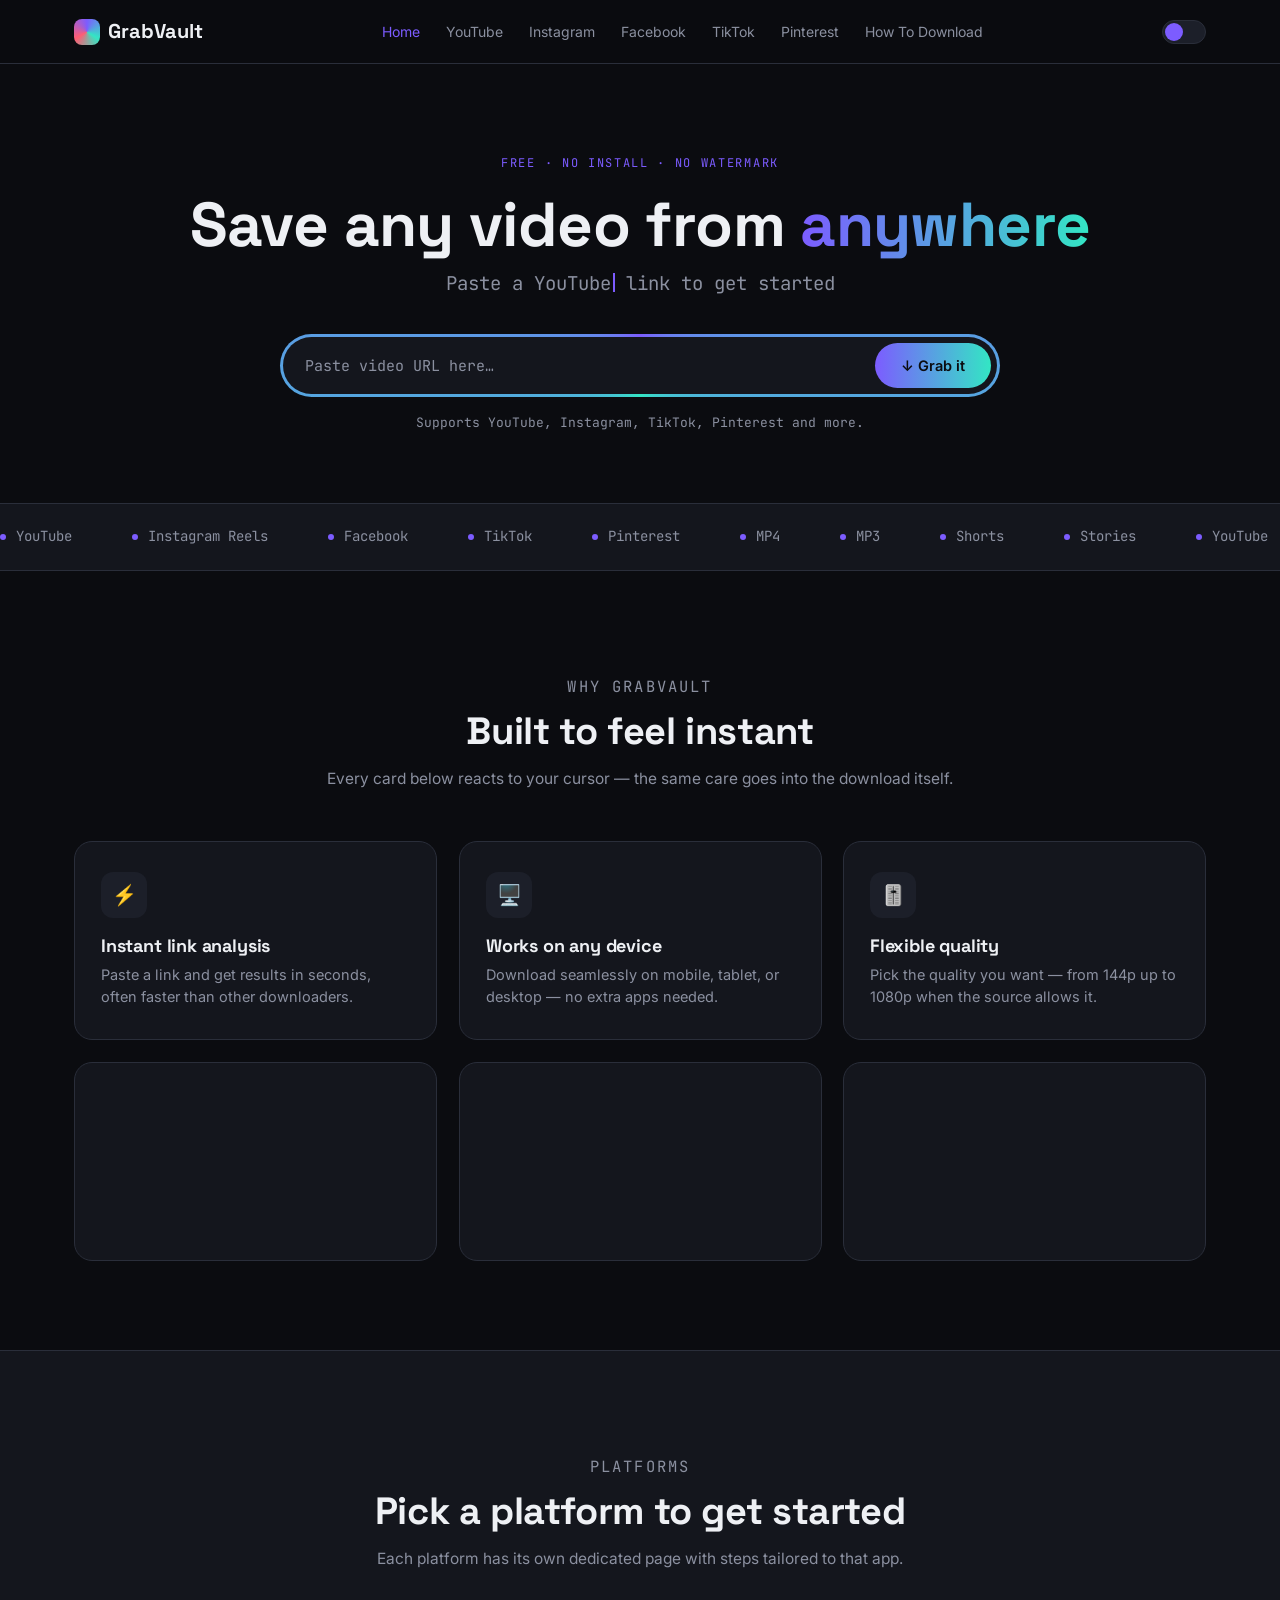
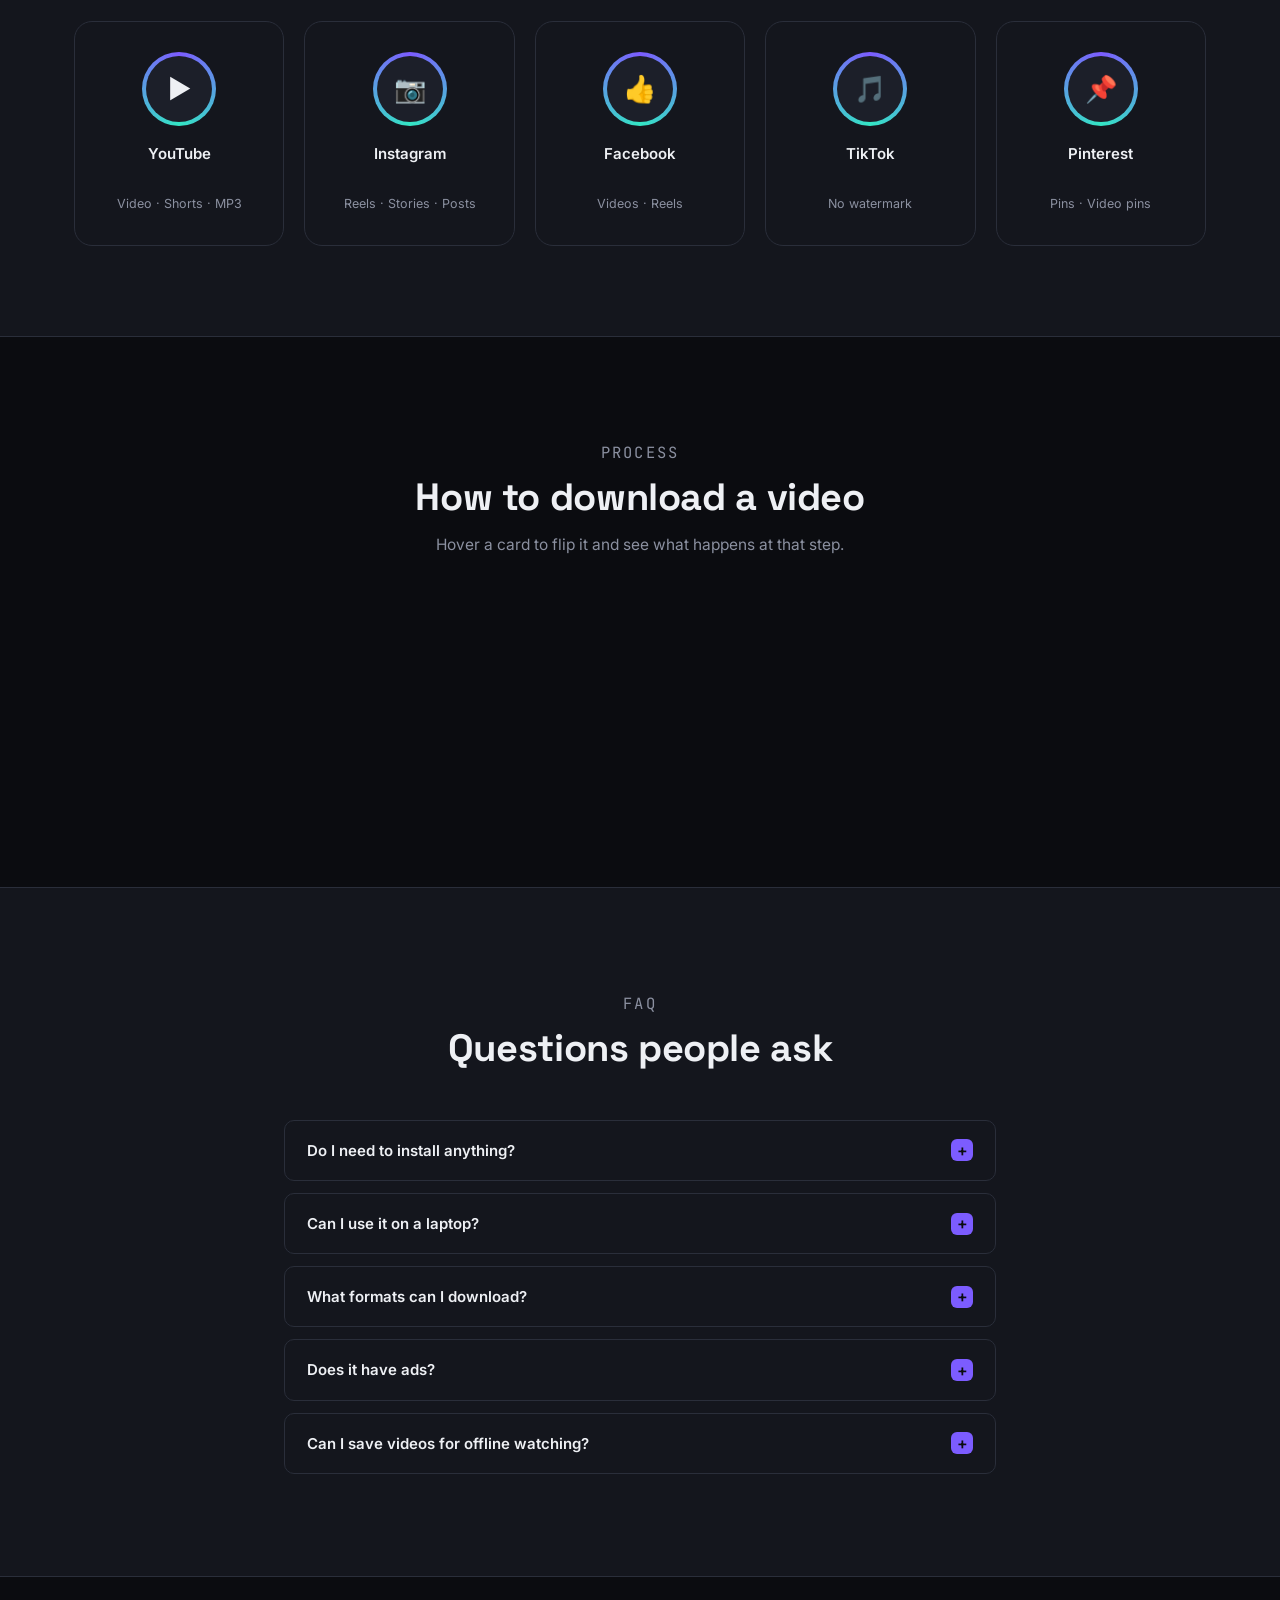
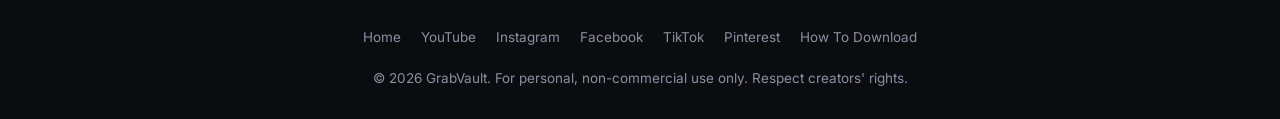
<file: index.html>
<!DOCTYPE html>
<html lang="en">
<head>
<meta charset="UTF-8">
<meta name="viewport" content="width=device-width, initial-scale=1.0">
<title>GrabVault — Download Video, Audio & Reels from Any Platform</title>
<meta name="description" content="Paste a link from YouTube, Instagram, TikTok or Pinterest and download it in seconds. No installs, no watermark, no signup.">
<link rel="icon" type="image/svg+xml" href="favicon.svg">
<link rel="stylesheet" href="style.css">
</head>
<body>

<nav class="nav">
  <div class="nav-inner">
    <a href="index.html" class="logo"><span class="logo-mark"></span>GrabVault</a>
    <div class="nav-links">
      <a href="index.html" class="active">Home</a>
      <a href="youtube.html">YouTube</a>
      <a href="instagram.html">Instagram</a>
      <a href="facebook.html">Facebook</a>
      <a href="tiktok.html">TikTok</a>
      <a href="pinterest.html">Pinterest</a>
      <a href="how-to-download.html">How To Download</a>
    </div>
    <div class="nav-right">
      <button class="theme-toggle" aria-label="Toggle dark and light mode"></button>
      <button class="nav-toggle-btn" aria-label="Open menu">☰</button>
    </div>
  </div>
  <div class="mobile-drawer">
    <a href="index.html">Home</a>
    <a href="youtube.html">YouTube</a>
    <a href="instagram.html">Instagram</a>
    <a href="facebook.html">Facebook</a>
      <a href="tiktok.html">TikTok</a>
    <a href="pinterest.html">Pinterest</a>
    <a href="how-to-download.html">How To</a>
  </div>
</nav>

<header class="hero">
  <div class="container">
    <p class="eyebrow">Free · No install · No watermark</p>
    <h1>Save any video from <span class="grad">anywhere</span></h1>
    <p class="typewriter-line mono">Paste a <span id="typewriter"></span><span class="cursor"></span> link to get started</p>

    <form class="grab-box" data-grab-form>
      <div class="grab-box-inner">
        <input type="text" placeholder="Paste video URL here…" aria-label="Video URL">
        <button type="submit" class="btn">↓ Grab it</button>
      </div>
    </form>
    <p class="hero-note mono" data-grab-status>Supports YouTube, Instagram, TikTok, Pinterest and more.</p>
  </div>
</header>

<div class="marquee">
  <div class="marquee-track">
    <span>YouTube</span><span>Instagram Reels</span><span>Facebook</span><span>TikTok</span><span>Pinterest</span>
    <span>MP4</span><span>MP3</span><span>Shorts</span><span>Stories</span>
    <span>YouTube</span><span>Instagram Reels</span><span>Facebook</span><span>TikTok</span><span>Pinterest</span>
    <span>MP4</span><span>MP3</span><span>Shorts</span><span>Stories</span>
  </div>
</div>

<section class="section">
  <div class="container">
    <div class="section-head" data-reveal>
      <p class="eyebrow">Why GrabVault</p>
      <h2>Built to feel instant</h2>
      <p>Every card below reacts to your cursor — the same care goes into the download itself.</p>
    </div>
    <div class="grid-3">
      <div class="tilt-card" data-reveal>
        <div class="icon-box">⚡</div>
        <h3>Instant link analysis</h3>
        <p>Paste a link and get results in seconds, often faster than other downloaders.</p>
      </div>
      <div class="tilt-card" data-reveal>
        <div class="icon-box">🖥️</div>
        <h3>Works on any device</h3>
        <p>Download seamlessly on mobile, tablet, or desktop — no extra apps needed.</p>
      </div>
      <div class="tilt-card" data-reveal>
        <div class="icon-box">🎚️</div>
        <h3>Flexible quality</h3>
        <p>Pick the quality you want — from 144p up to 1080p when the source allows it.</p>
      </div>
      <div class="tilt-card" data-reveal>
        <div class="icon-box">🌗</div>
        <h3>Day &amp; night mode</h3>
        <p>Switch themes instantly — your preference is remembered on your next visit.</p>
      </div>
      <div class="tilt-card" data-reveal>
        <div class="icon-box">🔒</div>
        <h3>Privacy-first</h3>
        <p>No accounts, no tracking dashboards. Your links stay yours.</p>
      </div>
      <div class="tilt-card" data-reveal>
        <div class="icon-box">🌐</div>
        <h3>Multilingual</h3>
        <p>Use GrabVault in multiple languages, including English, Urdu, and more.</p>
      </div>
    </div>
  </div>
</section>

<section class="section" style="background:var(--surface); border-top:1px solid var(--border); border-bottom:1px solid var(--border);">
  <div class="container">
    <div class="section-head" data-reveal>
      <p class="eyebrow">Platforms</p>
      <h2>Pick a platform to get started</h2>
      <p>Each platform has its own dedicated page with steps tailored to that app.</p>
    </div>
    <div class="platform-grid">
      <a class="platform-card" href="youtube.html" data-reveal>
        <div class="ring"><div class="ring-inner">▶️</div></div>
        <h4>YouTube</h4><br><span>Video · Shorts · MP3</span>
      </a>
      <a class="platform-card" href="instagram.html" data-reveal>
        <div class="ring"><div class="ring-inner">📷</div></div>
        <h4>Instagram</h4><br><span>Reels · Stories · Posts</span>
      </a>
      <a class="platform-card" href="facebook.html" data-reveal>
        <div class="ring"><div class="ring-inner">👍</div></div>
        <h4>Facebook</h4><br><span>Videos · Reels</span>
      </a>
      <a class="platform-card" href="tiktok.html" data-reveal>
        <div class="ring"><div class="ring-inner">🎵</div></div>
        <h4>TikTok</h4><br><span>No watermark</span>
      </a>
      <a class="platform-card" href="pinterest.html" data-reveal>
        <div class="ring"><div class="ring-inner">📌</div></div>
        <h4>Pinterest</h4><br><span>Pins · Video pins</span>
      </a>
    </div>
  </div>
</section>

<section class="section">
  <div class="container">
    <div class="section-head" data-reveal>
      <p class="eyebrow">Process</p>
      <h2>How to download a video</h2>
      <p>Hover a card to flip it and see what happens at that step.</p>
    </div>
    <div class="steps">
      <div class="flip-card" data-reveal>
        <div class="flip-inner">
          <div class="flip-front"><div class="step-num">01</div><h4>Copy the link</h4></div>
          <div class="flip-back">Open the app, tap Share, then Copy Link on the video you want.</div>
        </div>
      </div>
      <div class="flip-card" data-reveal>
        <div class="flip-inner">
          <div class="flip-front"><div class="step-num">02</div><h4>Open GrabVault</h4></div>
          <div class="flip-back">Visit GrabVault.com in any browser, on any device.</div>
        </div>
      </div>
      <div class="flip-card" data-reveal>
        <div class="flip-inner">
          <div class="flip-front"><div class="step-num">03</div><h4>Paste the link</h4></div>
          <div class="flip-back">Drop the copied URL into the search box on the homepage.</div>
        </div>
      </div>
      <div class="flip-card" data-reveal>
        <div class="flip-inner">
          <div class="flip-front"><div class="step-num">04</div><h4>Choose format</h4></div>
          <div class="flip-back">Pick MP4 or MP3 and the quality that fits your needs.</div>
        </div>
      </div>
      <div class="flip-card" data-reveal>
        <div class="flip-inner">
          <div class="flip-front"><div class="step-num">05</div><h4>Save it</h4></div>
          <div class="flip-back">Your file lands in your device's usual downloads folder.</div>
        </div>
      </div>
    </div>
  </div>
</section>

<section class="section" style="background:var(--surface); border-top:1px solid var(--border);">
  <div class="container" style="max-width:760px;">
    <div class="section-head" data-reveal>
      <p class="eyebrow">FAQ</p>
      <h2>Questions people ask</h2>
    </div>
    <div class="faq-item" data-reveal>
      <div class="faq-q">Do I need to install anything? <span class="faq-toggle-icon">+</span></div>
      <div class="faq-a">No. GrabVault runs entirely in your browser — nothing to install on desktop or mobile.</div>
    </div>
    <div class="faq-item" data-reveal>
      <div class="faq-q">Can I use it on a laptop? <span class="faq-toggle-icon">+</span></div>
      <div class="faq-a">Yes, GrabVault works on any modern browser across desktop, laptop, tablet, and phone.</div>
    </div>
    <div class="faq-item" data-reveal>
      <div class="faq-q">What formats can I download? <span class="faq-toggle-icon">+</span></div>
      <div class="faq-a">Depending on the source, you can choose MP4 video or MP3 audio in a range of qualities.</div>
    </div>
    <div class="faq-item" data-reveal>
      <div class="faq-q">Does it have ads? <span class="faq-toggle-icon">+</span></div>
      <div class="faq-a">The interface is kept clean and distraction-free.</div>
    </div>
    <div class="faq-item" data-reveal>
      <div class="faq-q">Can I save videos for offline watching? <span class="faq-toggle-icon">+</span></div>
      <div class="faq-a">Yes — once downloaded, the file is yours to watch anytime without a connection.</div>
    </div>
  </div>
</section>

<footer>
  <div class="container">
    <div class="foot-links">
      <a href="index.html">Home</a>
      <a href="youtube.html">YouTube</a>
      <a href="instagram.html">Instagram</a>
      <a href="facebook.html">Facebook</a>
      <a href="tiktok.html">TikTok</a>
      <a href="pinterest.html">Pinterest</a>
      <a href="how-to-download.html">How To Download</a>
    </div>
    <p>© 2026 GrabVault. For personal, non-commercial use only. Respect creators' rights.</p>
  </div>
</footer>

<script src="script.js"></script>
<script>
  setupTypewriter(document.getElementById('typewriter'), ['YouTube', 'Instagram', 'TikTok', 'Pinterest']);
  setupGrabForm('link'); // no platform key = any supported platform accepted
</script>
</body>
</html>
</file>
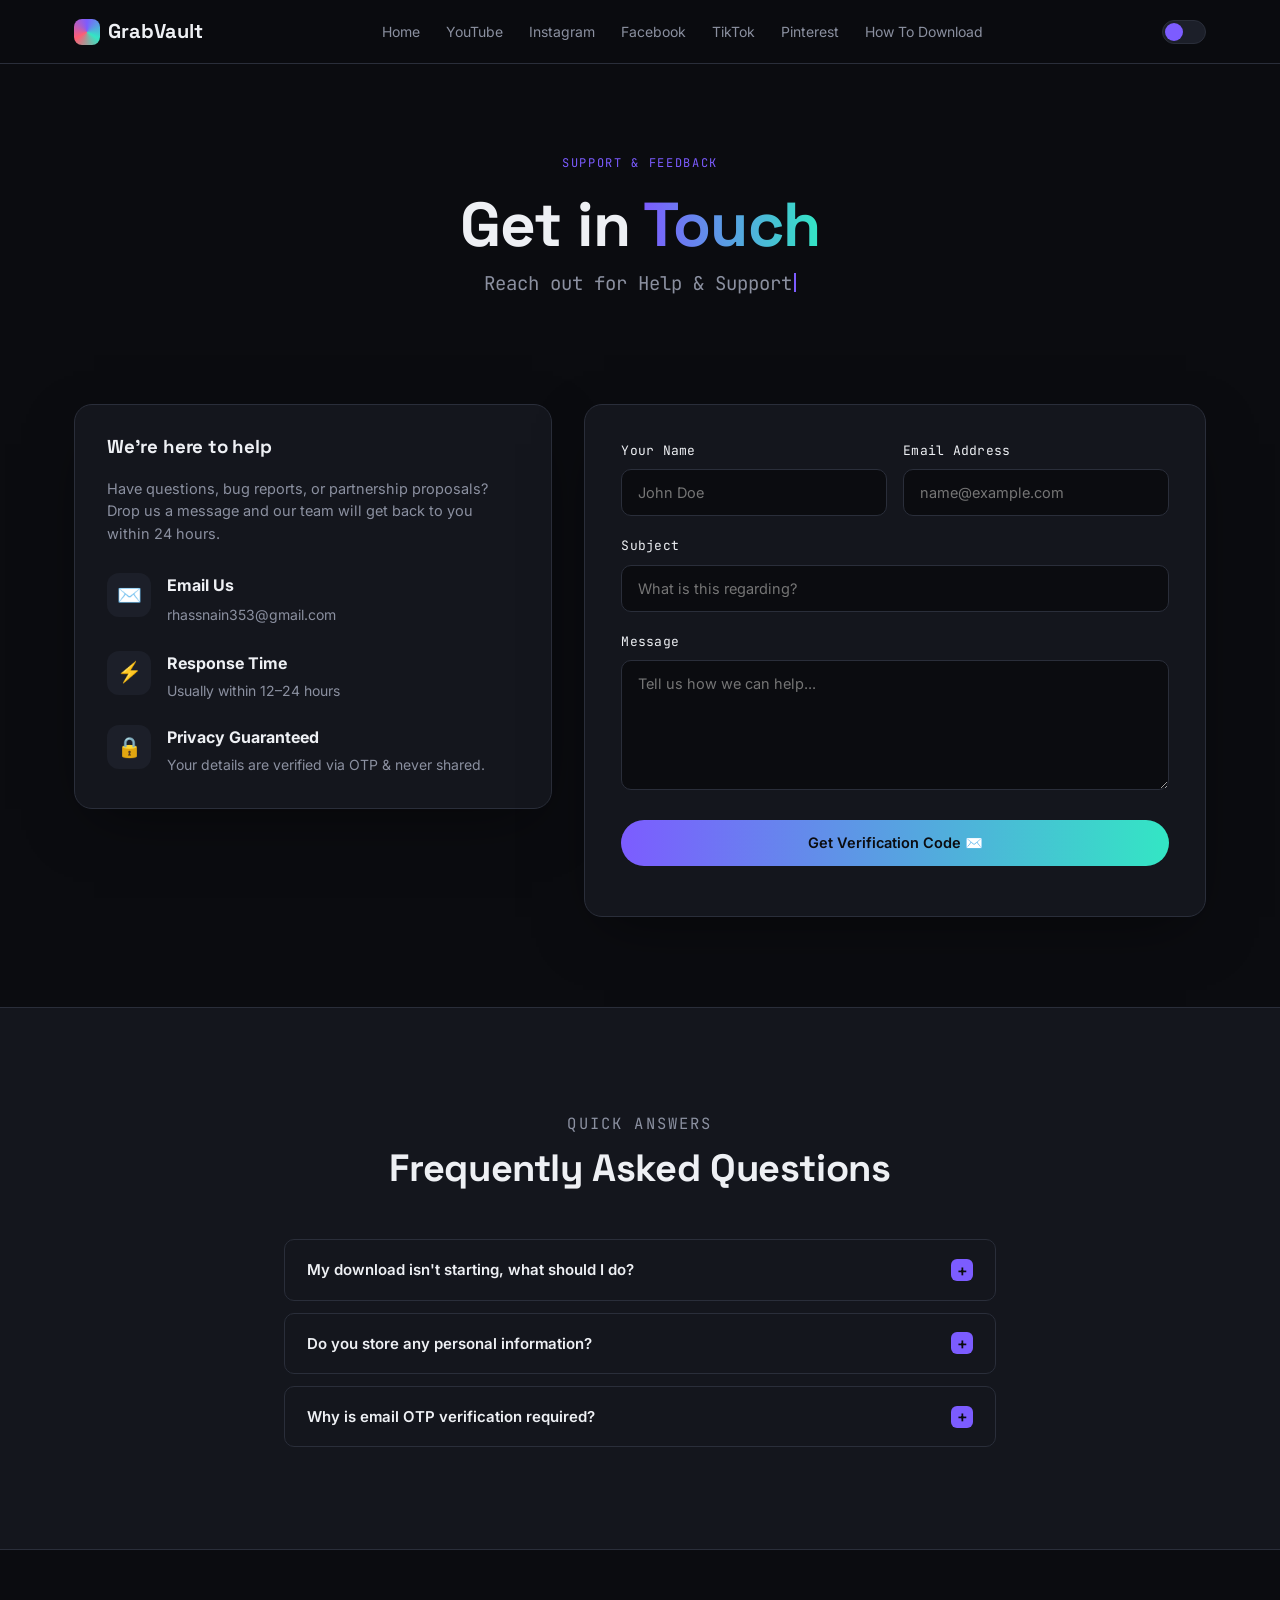
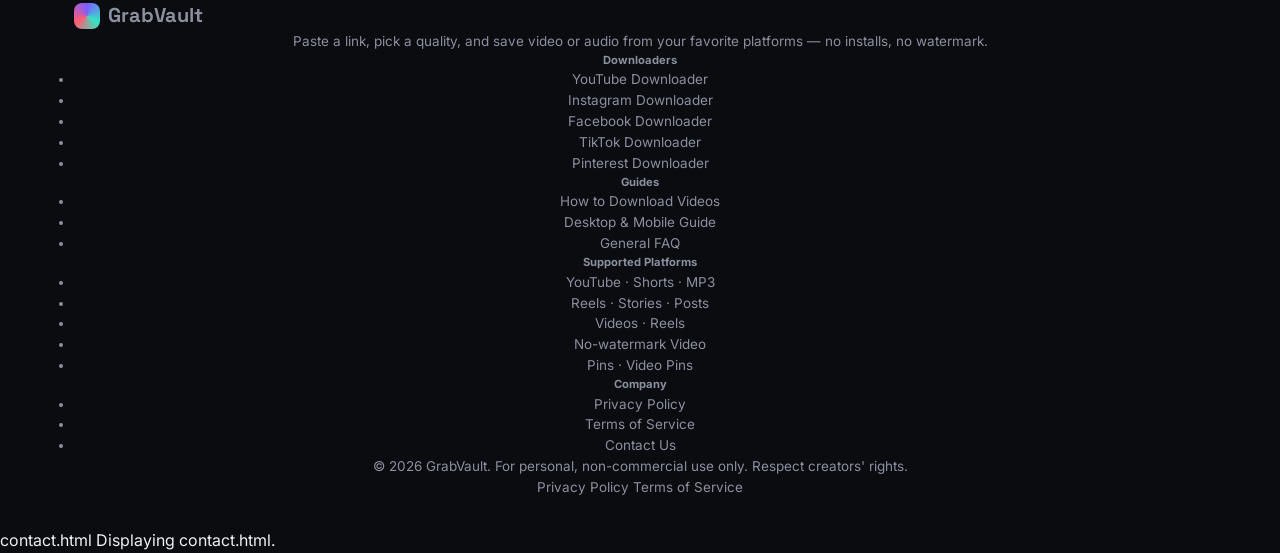
<file: contact.html>
<!DOCTYPE html>
<html lang="en">
<head>
<meta charset="UTF-8">
<meta name="viewport" content="width=device-width, initial-scale=1.0">
<title>Contact Us — GrabVault</title>
<meta name="description" content="Get in touch with the GrabVault team for support, feedback, or business inquiries.">
<link rel="icon" type="image/svg+xml" href="favicon.svg">
<link rel="stylesheet" href="style.css">
<style>
  /* Contact Form Specific Styling matching GrabVault Theme */
  .contact-wrapper {
    display: grid;
    grid-template-columns: 1fr 1.3fr;
    gap: 32px;
    align-items: start;
  }

  @media (max-width: 860px) {
    .contact-wrapper {
      grid-template-columns: 1fr;
    }
  }

  .contact-info-card {
    background: var(--surface);
    border: 1px solid var(--border);
    border-radius: var(--radius);
    padding: 32px;
    box-shadow: var(--shadow);
  }

  .contact-info-item {
    display: flex;
    align-items: flex-start;
    gap: 16px;
    margin-bottom: 24px;
  }

  .contact-info-item:last-child {
    margin-bottom: 0;
  }

  .contact-info-icon {
    width: 44px;
    height: 44px;
    border-radius: 12px;
    background: var(--surface-2);
    display: flex;
    align-items: center;
    justify-content: center;
    font-size: 20px;
    flex-shrink: 0;
  }

  .contact-info-text h4 {
    font-size: 16px;
    margin-bottom: 4px;
  }

  .contact-info-text p, .contact-info-text a {
    color: var(--muted);
    font-size: 14px;
  }

  .contact-info-text a:hover {
    color: var(--accent);
  }

  .contact-form-card {
    background: var(--surface);
    border: 1px solid var(--border);
    border-radius: var(--radius);
    padding: 36px;
    box-shadow: var(--shadow);
  }

  .form-group {
    margin-bottom: 20px;
    display: flex;
    flex-direction: column;
    gap: 8px;
  }

  .form-group label {
    font-family: var(--font-mono);
    font-size: 13px;
    color: var(--text);
    letter-spacing: .02em;
  }

  .form-control {
    width: 100%;
    background: var(--bg);
    border: 1px solid var(--border);
    border-radius: var(--radius-sm);
    padding: 14px 16px;
    color: var(--text);
    font-family: var(--font-body);
    font-size: 14.5px;
    transition: border-color .2s ease, box-shadow .2s ease;
    outline: none;
  }

  .form-control:focus {
    border-color: var(--accent);
    box-shadow: 0 0 0 3px color-mix(in srgb, var(--accent) 20%, transparent);
  }

  textarea.form-control {
    resize: vertical;
    min-height: 130px;
  }

  .form-row {
    display: grid;
    grid-template-columns: 1fr 1fr;
    gap: 16px;
  }

  @media (max-width: 560px) {
    .form-row {
      grid-template-columns: 1fr;
    }
  }

  .contact-btn {
    width: 100%;
    margin-top: 10px;
    cursor: pointer;
  }

  .form-status {
    margin-top: 14px;
    font-size: 13.5px;
    text-align: center;
  }
</style>
</head>
<body>

<nav class="nav">
  <div class="nav-inner">
    <a href="index.html" class="logo"><span class="logo-mark"></span>GrabVault</a>
    <div class="nav-links">
      <a href="index.html">Home</a>
      <a href="youtube.html">YouTube</a>
      <a href="instagram.html">Instagram</a>
      <a href="facebook.html">Facebook</a>
      <a href="tiktok.html">TikTok</a>
      <a href="pinterest.html">Pinterest</a>
      <a href="how-to-download.html">How To Download</a>
    </div>
    <div class="nav-right">
      <button class="theme-toggle" aria-label="Toggle dark and light mode"></button>
      <button class="nav-toggle-btn" aria-label="Open menu">☰</button>
    </div>
  </div>
  <div class="mobile-drawer">
    <a href="index.html">Home</a>
    <a href="youtube.html">YouTube</a>
    <a href="instagram.html">Instagram</a>
    <a href="facebook.html">Facebook</a>
    <a href="tiktok.html">TikTok</a>
    <a href="pinterest.html">Pinterest</a>
    <a href="how-to-download.html">How To</a>
  </div>
</nav>

<header class="hero">
  <div class="container">
    <p class="eyebrow">Support &amp; Feedback</p>
    <h1>Get in <span class="grad">Touch</span></h1>
    <p class="typewriter-line mono">Reach out for <span id="typewriter"></span><span class="cursor"></span></p>
  </div>
</header>

<section class="section" style="padding-top: 0;">
  <div class="container">
    <div class="contact-wrapper">
      
      <!-- Contact Info Section -->
      <div class="contact-info-card" data-reveal>
        <h3 style="margin-bottom: 20px;">We're here to help</h3>
        <p style="color: var(--muted); margin-bottom: 28px; font-size: 14.5px;">Have questions, bug reports, or partnership proposals? Drop us a message and our team will get back to you within 24 hours.</p>

        <div class="contact-info-item">
          <div class="contact-info-icon">✉️</div>
          <div class="contact-info-text">
            <h4>Email Us</h4>
            <a href="mailto:rhassnain353@gmail.com">rhassnain353@gmail.com</a>
          </div>
        </div>

        <div class="contact-info-item">
          <div class="contact-info-icon">⚡</div>
          <div class="contact-info-text">
            <h4>Response Time</h4>
            <p>Usually within 12–24 hours</p>
          </div>
        </div>

        <div class="contact-info-item">
          <div class="contact-info-icon">🔒</div>
          <div class="contact-info-text">
            <h4>Privacy Guaranteed</h4>
            <p>Your details are verified via OTP &amp; never shared.</p>
          </div>
        </div>
      </div>

      <!-- Contact Form -->
      <div class="contact-form-card" data-reveal>
        <form id="contact-form">
          <div class="form-row">
            <div class="form-group">
              <label for="name">Your Name</label>
              <input type="text" id="name" name="name" class="form-control" placeholder="John Doe" required>
            </div>
            <div class="form-group">
              <label for="email">Email Address</label>
              <input type="email" id="email" name="email" class="form-control" placeholder="name@example.com" required>
            </div>
          </div>

          <div class="form-group">
            <label for="subject">Subject</label>
            <input type="text" id="subject" name="subject" class="form-control" placeholder="What is this regarding?" required>
          </div>

          <div class="form-group">
            <label for="message">Message</label>
            <textarea id="message" name="message" class="form-control" placeholder="Tell us how we can help..." required></textarea>
          </div>

          <!-- OTP Input Group (Default Hidden) -->
          <div class="form-group" id="otp-group" style="display: none;">
            <label for="otp" style="color: var(--accent);">Verification Code (Sent to your email)</label>
            <input type="text" id="otp" name="otp" class="form-control" placeholder="Enter 6-digit OTP">
          </div>

          <!-- Action Buttons -->
          <button type="button" id="btn-send-otp" class="btn contact-btn">Get Verification Code ✉️</button>
          <button type="submit" id="btn-submit" class="btn contact-btn" style="display: none; background: var(--accent); color: #0f1115;">Verify &amp; Send Message ✅</button>
          
          <p class="form-status mono" id="contact-status"></p>
        </form>
      </div>

    </div>
  </div>
</section>

<section class="section" style="background:var(--surface); border-top:1px solid var(--border);">
  <div class="container" style="max-width:760px;">
    <div class="section-head" data-reveal>
      <p class="eyebrow">Quick Answers</p>
      <h2>Frequently Asked Questions</h2>
    </div>
    <div class="faq-item" data-reveal>
      <div class="faq-q">My download isn't starting, what should I do? <span class="faq-toggle-icon">+</span></div>
      <div class="faq-a">Make sure the video URL is from a public post or account. If the issue persists, try refreshing the page or checking your internet connection.</div>
    </div>
    <div class="faq-item" data-reveal>
      <div class="faq-q">Do you store any personal information? <span class="faq-toggle-icon">+</span></div>
      <div class="faq-a">No, GrabVault operates with zero tracking and does not save your links, downloads, or IP logs.</div>
    </div>
    <div class="faq-item" data-reveal>
      <div class="faq-q">Why is email OTP verification required? <span class="faq-toggle-icon">+</span></div>
      <div class="faq-a">Verification ensures that all messages come from valid email addresses and allows us to reply directly to your inbox without spam.</div>
    </div>
  </div>
</section>

<footer>
  <div class="container">
    <div class="foot-top">
      <div class="foot-brand">
        <a href="index.html" class="logo"><span class="logo-mark"></span>GrabVault</a>
        <p>Paste a link, pick a quality, and save video or audio from your favorite platforms — no installs, no watermark.</p>
      </div>
      <div class="foot-col">
        <h5>Downloaders</h5>
        <ul>
          <li><a href="youtube.html">YouTube Downloader</a></li>
          <li><a href="instagram.html">Instagram Downloader</a></li>
          <li><a href="facebook.html">Facebook Downloader</a></li>
          <li><a href="tiktok.html">TikTok Downloader</a></li>
          <li><a href="pinterest.html">Pinterest Downloader</a></li>
        </ul>
      </div>
      <div class="foot-col">
        <h5>Guides</h5>
        <ul>
          <li><a href="how-to-download.html">How to Download Videos</a></li>
          <li><a href="how-to-download.html">Desktop &amp; Mobile Guide</a></li>
          <li><a href="how-to-download.html">General FAQ</a></li>
        </ul>
      </div>
      <div class="foot-col">
        <h5>Supported Platforms</h5>
        <ul>
          <li><a href="youtube.html">YouTube · Shorts · MP3</a></li>
          <li><a href="instagram.html">Reels · Stories · Posts</a></li>
          <li><a href="facebook.html">Videos · Reels</a></li>
          <li><a href="tiktok.html">No-watermark Video</a></li>
          <li><a href="pinterest.html">Pins · Video Pins</a></li>
        </ul>
      </div>
      <div class="foot-col">
        <h5>Company</h5>
        <ul>
          <li><a href="privacy-policy.html">Privacy Policy</a></li>
          <li><a href="terms.html">Terms of Service</a></li>
          <li><a href="contact.html">Contact Us</a></li>
        </ul>
      </div>
    </div>
    <div class="foot-bottom">
      <p>© 2026 GrabVault. For personal, non-commercial use only. Respect creators' rights.</p>
      <div class="foot-legal">
        <a href="privacy-policy.html">Privacy Policy</a>
        <a href="terms.html">Terms of Service</a>
      </div>
    </div>
  </div>
</footer>

<script src="script.js"></script>
<script>
  if (typeof setupTypewriter === 'function') {
    setupTypewriter(document.getElementById('typewriter'), ['Help & Support', 'Bug Reports', 'Feedback', 'Partnerships']);
  }

  const form = document.getElementById('contact-form');
  const btnSendOtp = document.getElementById('btn-send-otp');
  const btnSubmit = document.getElementById('btn-submit');
  const otpGroup = document.getElementById('otp-group');
  const statusText = document.getElementById('contact-status');

  // 1. Send OTP logic
  btnSendOtp.addEventListener('click', async () => {
    const email = document.getElementById('email').value.trim();
    const name = document.getElementById('name').value.trim();
    const subject = document.getElementById('subject').value.trim();
    const message = document.getElementById('message').value.trim();

    if (!email || !name || !subject || !message) {
      statusText.style.color = '#ff4d4d';
      statusText.textContent = 'Please fill out all fields before requesting OTP!';
      return;
    }

    btnSendOtp.textContent = 'Sending Verification Code...';
    btnSendOtp.disabled = true;

    try {
      const response = await fetch('http://127.0.0.1:5000/send-otp', {
        method: 'POST',
        headers: { 'Content-Type': 'application/json' },
        body: JSON.stringify({ email: email })
      });
      const data = await response.json();

      if (data.success) {
        statusText.style.color = 'var(--accent, #33e6c4)';
        statusText.textContent = 'OTP code sent to your email. Check your inbox!';
        otpGroup.style.display = 'block';
        btnSendOtp.style.display = 'none';
        btnSubmit.style.display = 'block';
      } else {
        statusText.style.color = '#ff4d4d';
        statusText.textContent = data.message || 'Failed to send OTP.';
        btnSendOtp.textContent = 'Get Verification Code ✉️';
        btnSendOtp.disabled = false;
      }
    } catch (error) {
      statusText.style.color = '#ff4d4d';
      statusText.textContent = 'Server connection error. Make sure your Flask app is running.';
      btnSendOtp.textContent = 'Get Verification Code ✉️';
      btnSendOtp.disabled = false;
    }
  });

  // 2. Verify OTP & Send Message logic
  form.addEventListener('submit', async (e) => {
    e.preventDefault();
    const otpVal = document.getElementById('otp').value.trim();

    if (!otpVal) {
      statusText.style.color = '#ff4d4d';
      statusText.textContent = 'Please enter the 6-digit OTP code!';
      return;
    }

    btnSubmit.textContent = 'Verifying & Sending...';
    btnSubmit.disabled = true;

    const formData = {
      name: document.getElementById('name').value.trim(),
      email: document.getElementById('email').value.trim(),
      subject: document.getElementById('subject').value.trim(),
      message: document.getElementById('message').value.trim(),
      otp: otpVal
    };

    try {
      const response = await fetch('http://127.0.0.1:5000/verify-and-send', {
        method: 'POST',
        headers: { 'Content-Type': 'application/json' },
        body: JSON.stringify(formData)
      });
      const data = await response.json();

      if (data.success) {
        statusText.style.color = 'var(--accent, #33e6c4)';
        statusText.textContent = 'Success! Your message has been verified and sent to rhassnain353@gmail.com.';
        form.reset();
        otpGroup.style.display = 'none';
        btnSubmit.style.display = 'none';
        btnSendOtp.style.display = 'block';
        btnSendOtp.disabled = false;
        btnSendOtp.textContent = 'Get Verification Code ✉️';
      } else {
        statusText.style.color = '#ff4d4d';
        statusText.textContent = data.message || 'Incorrect OTP code! Message not sent.';
        btnSubmit.textContent = 'Verify & Send Message ✅';
        btnSubmit.disabled = false;
      }
    } catch (error) {
      statusText.style.color = '#ff4d4d';
      statusText.textContent = 'Error connecting to server while verifying.';
      btnSubmit.textContent = 'Verify & Send Message ✅';
      btnSubmit.disabled = false;
    }
  });
</script>
</body>
</html>
contact.html
Displaying contact.html.
</file>
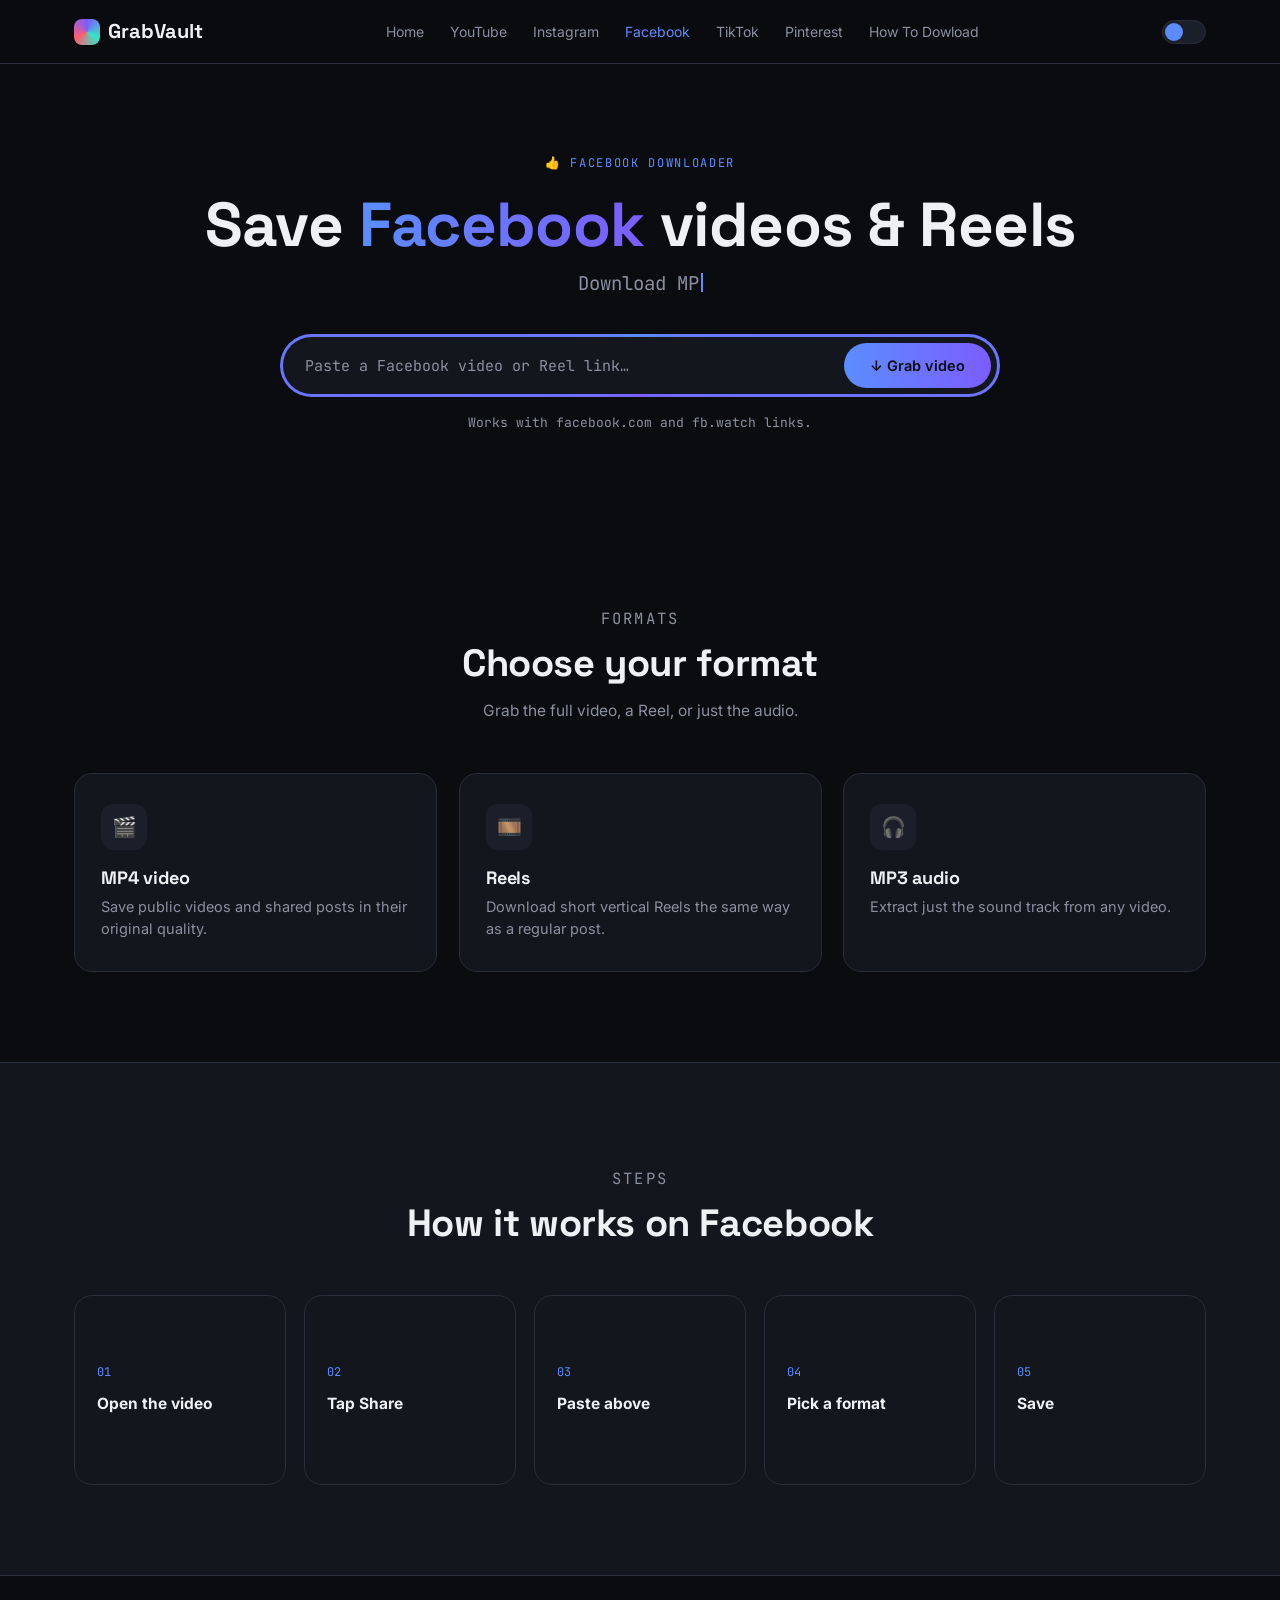
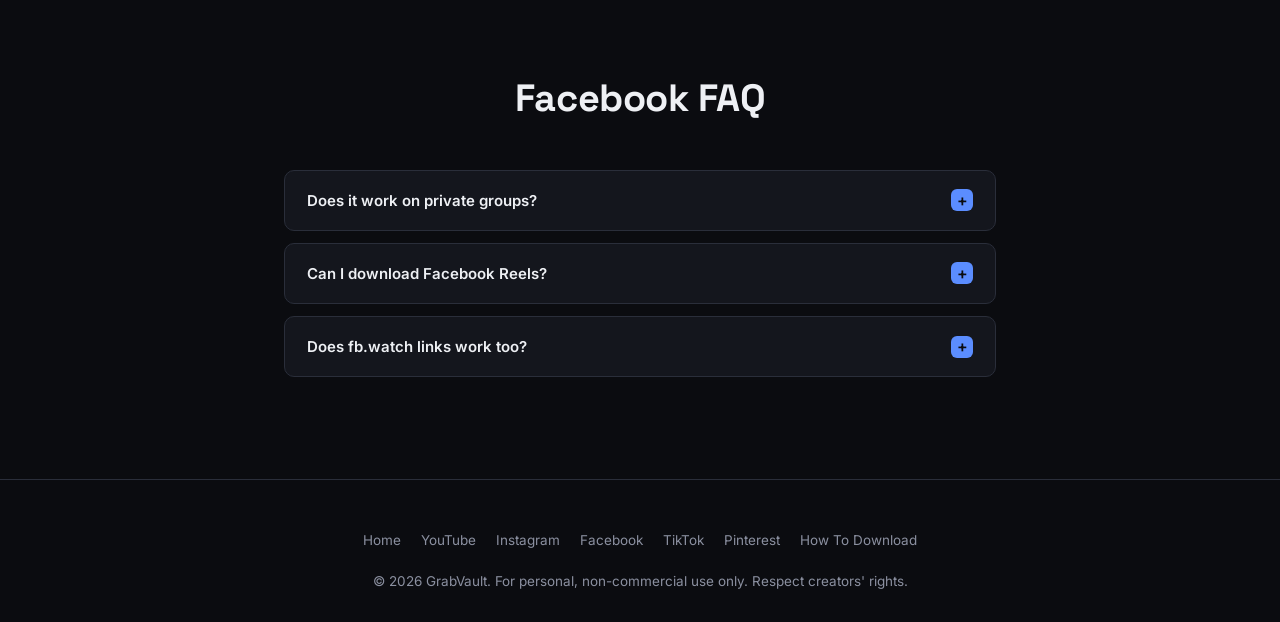
<file: facebook.html>
<!DOCTYPE html>
<html lang="en" data-accent="facebook">
<head>
<meta charset="UTF-8">
<meta name="viewport" content="width=device-width, initial-scale=1.0">
<title>Facebook Video &amp; Reel Downloader — GrabVault</title>
<meta name="description" content="Download Facebook videos and Reels as MP4 or MP3.">
<link rel="icon" type="image/svg+xml" href="favicon.svg">
<link rel="stylesheet" href="style.css">
</head>
<body data-accent="facebook">

<nav class="nav">
  <div class="nav-inner">
    <a href="index.html" class="logo"><span class="logo-mark"></span>GrabVault</a>
    <div class="nav-links">
      <a href="index.html">Home</a>
      <a href="youtube.html">YouTube</a>
      <a href="instagram.html">Instagram</a>
      <a href="facebook.html" class="active">Facebook</a>
      <a href="tiktok.html">TikTok</a>
      <a href="pinterest.html">Pinterest</a>
      <a href="how-to-download.html">How To Dowload</a>
    </div>
    <div class="nav-right">
      <button class="theme-toggle" aria-label="Toggle dark and light mode"></button>
      <button class="nav-toggle-btn" aria-label="Open menu">☰</button>
    </div>
  </div>
  <div class="mobile-drawer">
    <a href="index.html">Home</a>
    <a href="youtube.html">YouTube</a>
    <a href="instagram.html">Instagram</a>
    <a href="facebook.html">Facebook</a>
    <a href="tiktok.html">TikTok</a>
    <a href="pinterest.html">Pinterest</a>
    <a href="how-to-download.html">How To</a>
  </div>
</nav>

<header class="hero">
  <div class="container">
    <p class="eyebrow">👍 Facebook Downloader</p>
    <h1>Save <span class="grad">Facebook</span> videos &amp; Reels</h1>
    <p class="typewriter-line mono">Download <span id="typewriter"></span><span class="cursor"></span></p>

    <form class="grab-box" data-grab-form>
      <div class="grab-box-inner">
        <input type="text" placeholder="Paste a Facebook video or Reel link…" aria-label="Facebook URL">
        <button type="submit" class="btn">↓ Grab video</button>
      </div>
    </form>
    <p class="hero-note mono" data-grab-status>Works with facebook.com and fb.watch links.</p>
  </div>
</header>

<section class="section">
  <div class="container">
    <div class="section-head" data-reveal>
      <p class="eyebrow">Formats</p>
      <h2>Choose your format</h2>
      <p>Grab the full video, a Reel, or just the audio.</p>
    </div>
    <div class="grid-3">
      <div class="tilt-card" data-reveal>
        <div class="icon-box">🎬</div>
        <h3>MP4 video</h3>
        <p>Save public videos and shared posts in their original quality.</p>
      </div>
      <div class="tilt-card" data-reveal>
        <div class="icon-box">🎞️</div>
        <h3>Reels</h3>
        <p>Download short vertical Reels the same way as a regular post.</p>
      </div>
      <div class="tilt-card" data-reveal>
        <div class="icon-box">🎧</div>
        <h3>MP3 audio</h3>
        <p>Extract just the sound track from any video.</p>
      </div>
    </div>
  </div>
</section>

<section class="section" style="background:var(--surface); border-top:1px solid var(--border); border-bottom:1px solid var(--border);">
  <div class="container">
    <div class="section-head" data-reveal>
      <p class="eyebrow">Steps</p>
      <h2>How it works on Facebook</h2>
    </div>
    <div class="steps">
      <div class="flip-card" data-reveal><div class="flip-inner">
        <div class="flip-front"><div class="step-num">01</div><h4>Open the video</h4></div>
        <div class="flip-back">Find the video, Reel, or post on Facebook.</div>
      </div></div>
      <div class="flip-card" data-reveal><div class="flip-inner">
        <div class="flip-front"><div class="step-num">02</div><h4>Tap Share</h4></div>
        <div class="flip-back">Tap Share, then Copy Link.</div>
      </div></div>
      <div class="flip-card" data-reveal><div class="flip-inner">
        <div class="flip-front"><div class="step-num">03</div><h4>Paste above</h4></div>
        <div class="flip-back">Drop the link into the box at the top of this page.</div>
      </div></div>
      <div class="flip-card" data-reveal><div class="flip-inner">
        <div class="flip-front"><div class="step-num">04</div><h4>Pick a format</h4></div>
        <div class="flip-back">Choose MP4 or MP3 and your preferred quality.</div>
      </div></div>
      <div class="flip-card" data-reveal><div class="flip-inner">
        <div class="flip-front"><div class="step-num">05</div><h4>Save</h4></div>
        <div class="flip-back">Your download lands in your device's downloads folder.</div>
      </div></div>
    </div>
  </div>
</section>

<section class="section">
  <div class="container" style="max-width:760px;">
    <div class="section-head" data-reveal><h2>Facebook FAQ</h2></div>
    <div class="faq-item" data-reveal>
      <div class="faq-q">Does it work on private groups? <span class="faq-toggle-icon">+</span></div>
      <div class="faq-a">Only videos from public posts, pages, or profiles can be accessed.</div>
    </div>
    <div class="faq-item" data-reveal>
      <div class="faq-q">Can I download Facebook Reels? <span class="faq-toggle-icon">+</span></div>
      <div class="faq-a">Yes, Reels are supported the same way as regular videos.</div>
    </div>
    <div class="faq-item" data-reveal>
      <div class="faq-q">Does fb.watch links work too? <span class="faq-toggle-icon">+</span></div>
      <div class="faq-a">Yes, both facebook.com and shortened fb.watch links are supported.</div>
    </div>
  </div>
</section>

<footer>
  <div class="container">
    <div class="foot-links">
      <a href="index.html">Home</a>
      <a href="youtube.html">YouTube</a>
      <a href="instagram.html">Instagram</a>
      <a href="facebook.html">Facebook</a>
      <a href="tiktok.html">TikTok</a>
      <a href="pinterest.html">Pinterest</a>
      <a href="how-to-download.html">How To Download</a>
    </div>
    <p>© 2026 GrabVault. For personal, non-commercial use only. Respect creators' rights.</p>
  </div>
</footer>

<script src="script.js"></script>
<script>
  setupTypewriter(document.getElementById('typewriter'), ['MP4', 'Reels', 'MP3']);
  setupGrabForm('Facebook link', 'facebook');
</script>
</body>
</html>
</file>
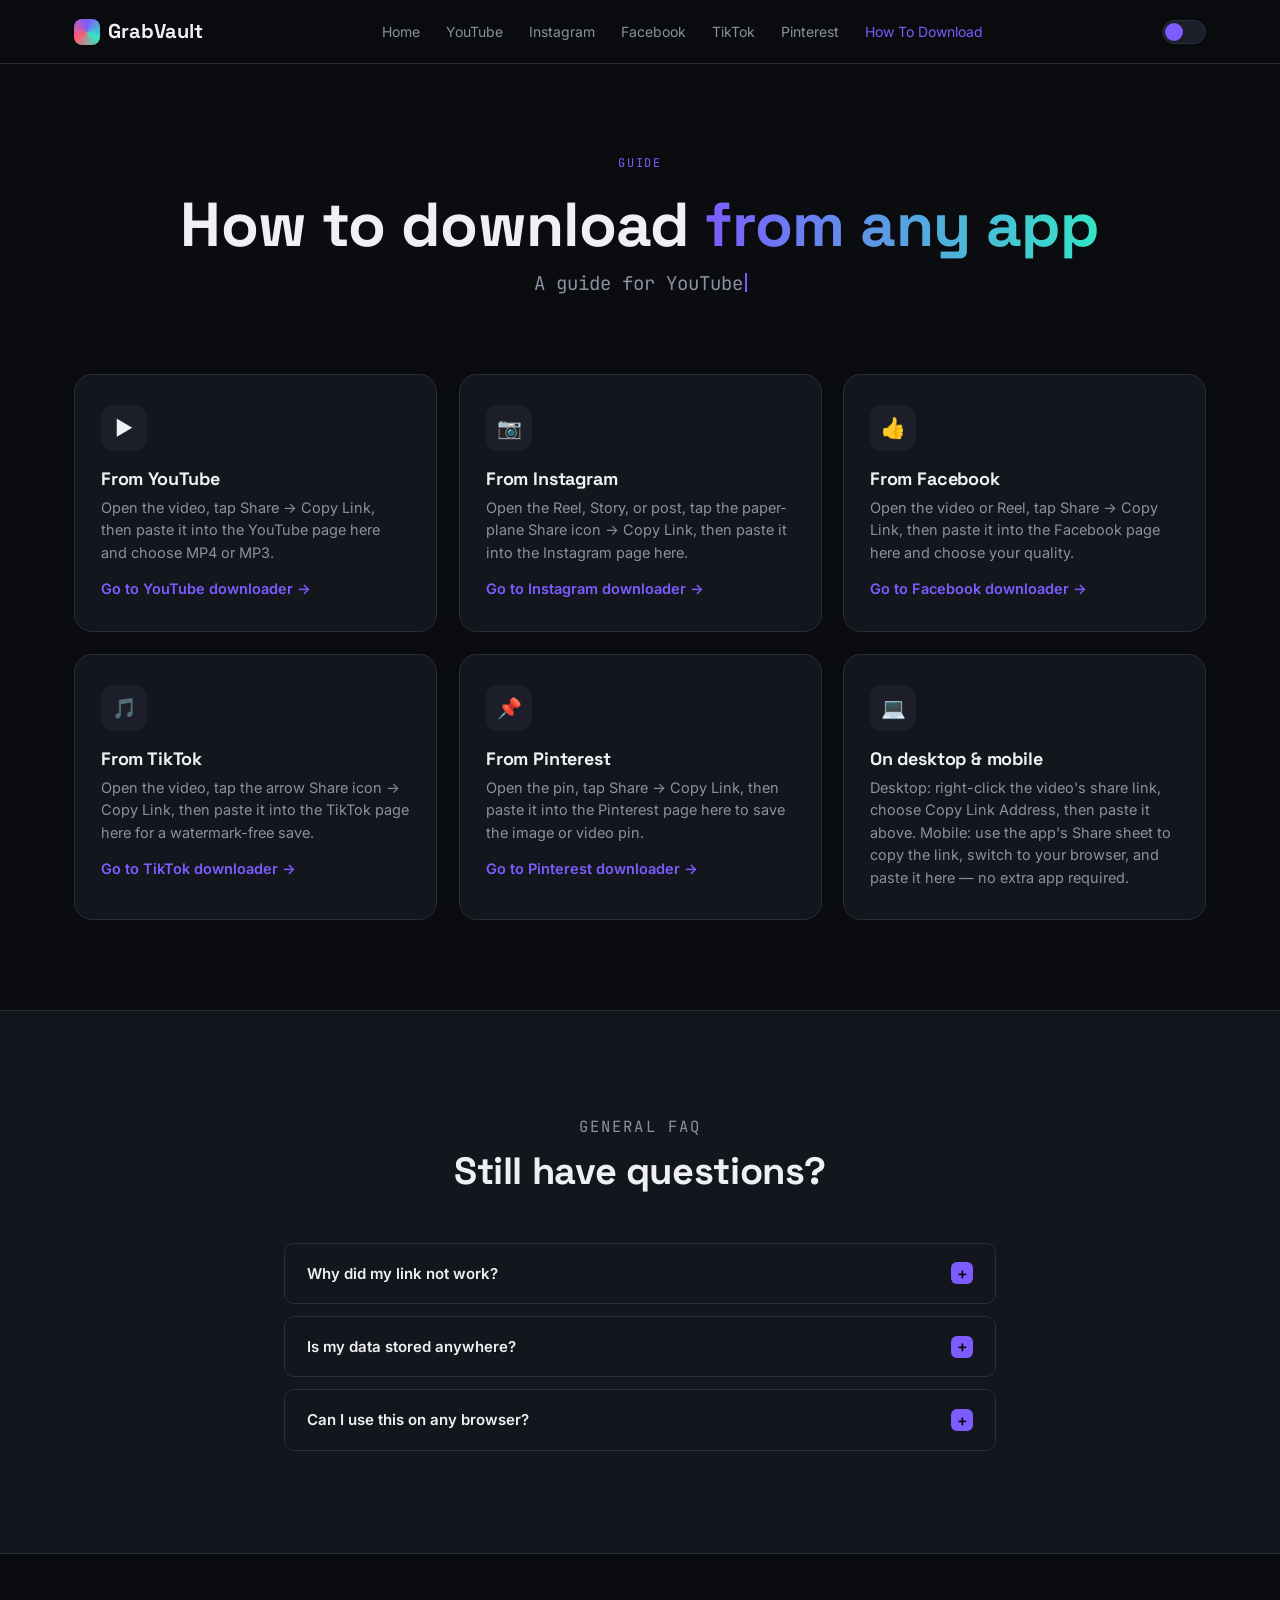
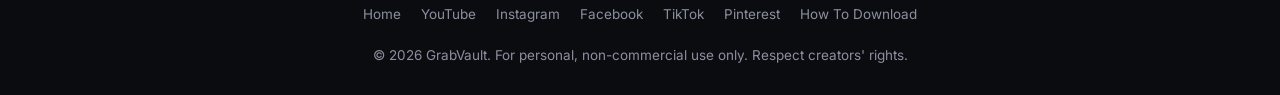
<file: how-to-download.html>
<!DOCTYPE html>
<html lang="en">
<head>
<meta charset="UTF-8">
<meta name="viewport" content="width=device-width, initial-scale=1.0">
<title>How to Download Videos — GrabVault Guide</title>
<meta name="description" content="Step-by-step guides for downloading from YouTube, Instagram, TikTok, and Pinterest.">
<link rel="icon" type="image/svg+xml" href="favicon.svg">
<link rel="stylesheet" href="style.css">
</head>
<body>

<nav class="nav">
  <div class="nav-inner">
    <a href="index.html" class="logo"><span class="logo-mark"></span>GrabVault</a>
    <div class="nav-links">
      <a href="index.html">Home</a>
      <a href="youtube.html">YouTube</a>
      <a href="instagram.html">Instagram</a>
      <a href="facebook.html">Facebook</a>
      <a href="tiktok.html">TikTok</a>
      <a href="pinterest.html">Pinterest</a>
      <a href="how-to-download.html" class="active">How To Download</a>
    </div>
    <div class="nav-right">
      <button class="theme-toggle" aria-label="Toggle dark and light mode"></button>
      <button class="nav-toggle-btn" aria-label="Open menu">☰</button>
    </div>
  </div>
  <div class="mobile-drawer">
    <a href="index.html">Home</a>
    <a href="youtube.html">YouTube</a>
    <a href="instagram.html">Instagram</a>
    <a href="facebook.html">Facebook</a>
      <a href="tiktok.html">TikTok</a>
    <a href="pinterest.html">Pinterest</a>
    <a href="how-to-download.html">How To</a>
  </div>
</nav>

<header class="hero" style="padding-bottom:40px;">
  <div class="container">
    <p class="eyebrow">Guide</p>
    <h1>How to download <span class="grad">from any app</span></h1>
    <p class="typewriter-line mono">A guide for <span id="typewriter"></span><span class="cursor"></span></p>
  </div>
</header>

<section class="section" style="padding-top:0;">
  <div class="container">
    <div class="grid-3">

      <div class="tilt-card" data-reveal>
        <div class="icon-box">▶️</div>
        <h3>From YouTube</h3>
        <p>Open the video, tap Share → Copy Link, then paste it into the YouTube page here and choose MP4 or MP3.</p>
        <p style="margin-top:14px;"><a href="youtube.html" style="color:var(--accent); font-weight:600;">Go to YouTube downloader →</a></p>
      </div>

      <div class="tilt-card" data-reveal>
        <div class="icon-box">📷</div>
        <h3>From Instagram</h3>
        <p>Open the Reel, Story, or post, tap the paper-plane Share icon → Copy Link, then paste it into the Instagram page here.</p>
        <p style="margin-top:14px;"><a href="instagram.html" style="color:var(--accent); font-weight:600;">Go to Instagram downloader →</a></p>
      </div>

      <div class="tilt-card" data-reveal>
        <div class="icon-box">👍</div>
        <h3>From Facebook</h3>
        <p>Open the video or Reel, tap Share → Copy Link, then paste it into the Facebook page here and choose your quality.</p>
        <p style="margin-top:14px;"><a href="facebook.html" style="color:var(--accent); font-weight:600;">Go to Facebook downloader →</a></p>
      </div>

      <div class="tilt-card" data-reveal>
        <div class="icon-box">🎵</div>
        <h3>From TikTok</h3>
        <p>Open the video, tap the arrow Share icon → Copy Link, then paste it into the TikTok page here for a watermark-free save.</p>
        <p style="margin-top:14px;"><a href="tiktok.html" style="color:var(--accent); font-weight:600;">Go to TikTok downloader →</a></p>
      </div>

      <div class="tilt-card" data-reveal>
        <div class="icon-box">📌</div>
        <h3>From Pinterest</h3>
        <p>Open the pin, tap Share → Copy Link, then paste it into the Pinterest page here to save the image or video pin.</p>
        <p style="margin-top:14px;"><a href="pinterest.html" style="color:var(--accent); font-weight:600;">Go to Pinterest downloader →</a></p>
      </div>

      <div class="tilt-card" data-reveal>
        <div class="icon-box">💻</div>
        <h3>On desktop &amp; mobile</h3>
        <p>Desktop: right-click the video's share link, choose Copy Link Address, then paste it above. Mobile: use the app's Share sheet to copy the link, switch to your browser, and paste it here — no extra app required.</p>
      </div>

    </div>
  </div>
</section>

<section class="section" style="background:var(--surface); border-top:1px solid var(--border);">
  <div class="container" style="max-width:760px;">
    <div class="section-head" data-reveal>
      <p class="eyebrow">General FAQ</p>
      <h2>Still have questions?</h2>
    </div>
    <div class="faq-item" data-reveal>
      <div class="faq-q">Why did my link not work? <span class="faq-toggle-icon">+</span></div>
      <div class="faq-a">Double-check the content is public, and that the full link was copied without extra characters.</div>
    </div>
    <div class="faq-item" data-reveal>
      <div class="faq-q">Is my data stored anywhere? <span class="faq-toggle-icon">+</span></div>
      <div class="faq-a">No account or history is kept — each link is processed on its own.</div>
    </div>
    <div class="faq-item" data-reveal>
      <div class="faq-q">Can I use this on any browser? <span class="faq-toggle-icon">+</span></div>
      <div class="faq-a">Yes, GrabVault works on any modern browser, on desktop or mobile.</div>
    </div>
  </div>
</section>

<footer>
  <div class="container">
    <div class="foot-links">
      <a href="index.html">Home</a>
      <a href="youtube.html">YouTube</a>
      <a href="instagram.html">Instagram</a>
      <a href="facebook.html">Facebook</a>
      <a href="tiktok.html">TikTok</a>
      <a href="pinterest.html">Pinterest</a>
      <a href="how-to-download.html">How To Download</a>
    </div>
    <p>© 2026 GrabVault. For personal, non-commercial use only. Respect creators' rights.</p>
  </div>
</footer>

<script src="script.js"></script>
<script>
  setupTypewriter(document.getElementById('typewriter'), ['YouTube', 'Instagram', 'TikTok', 'Pinterest']);
</script>
</body>
</html>
</file>
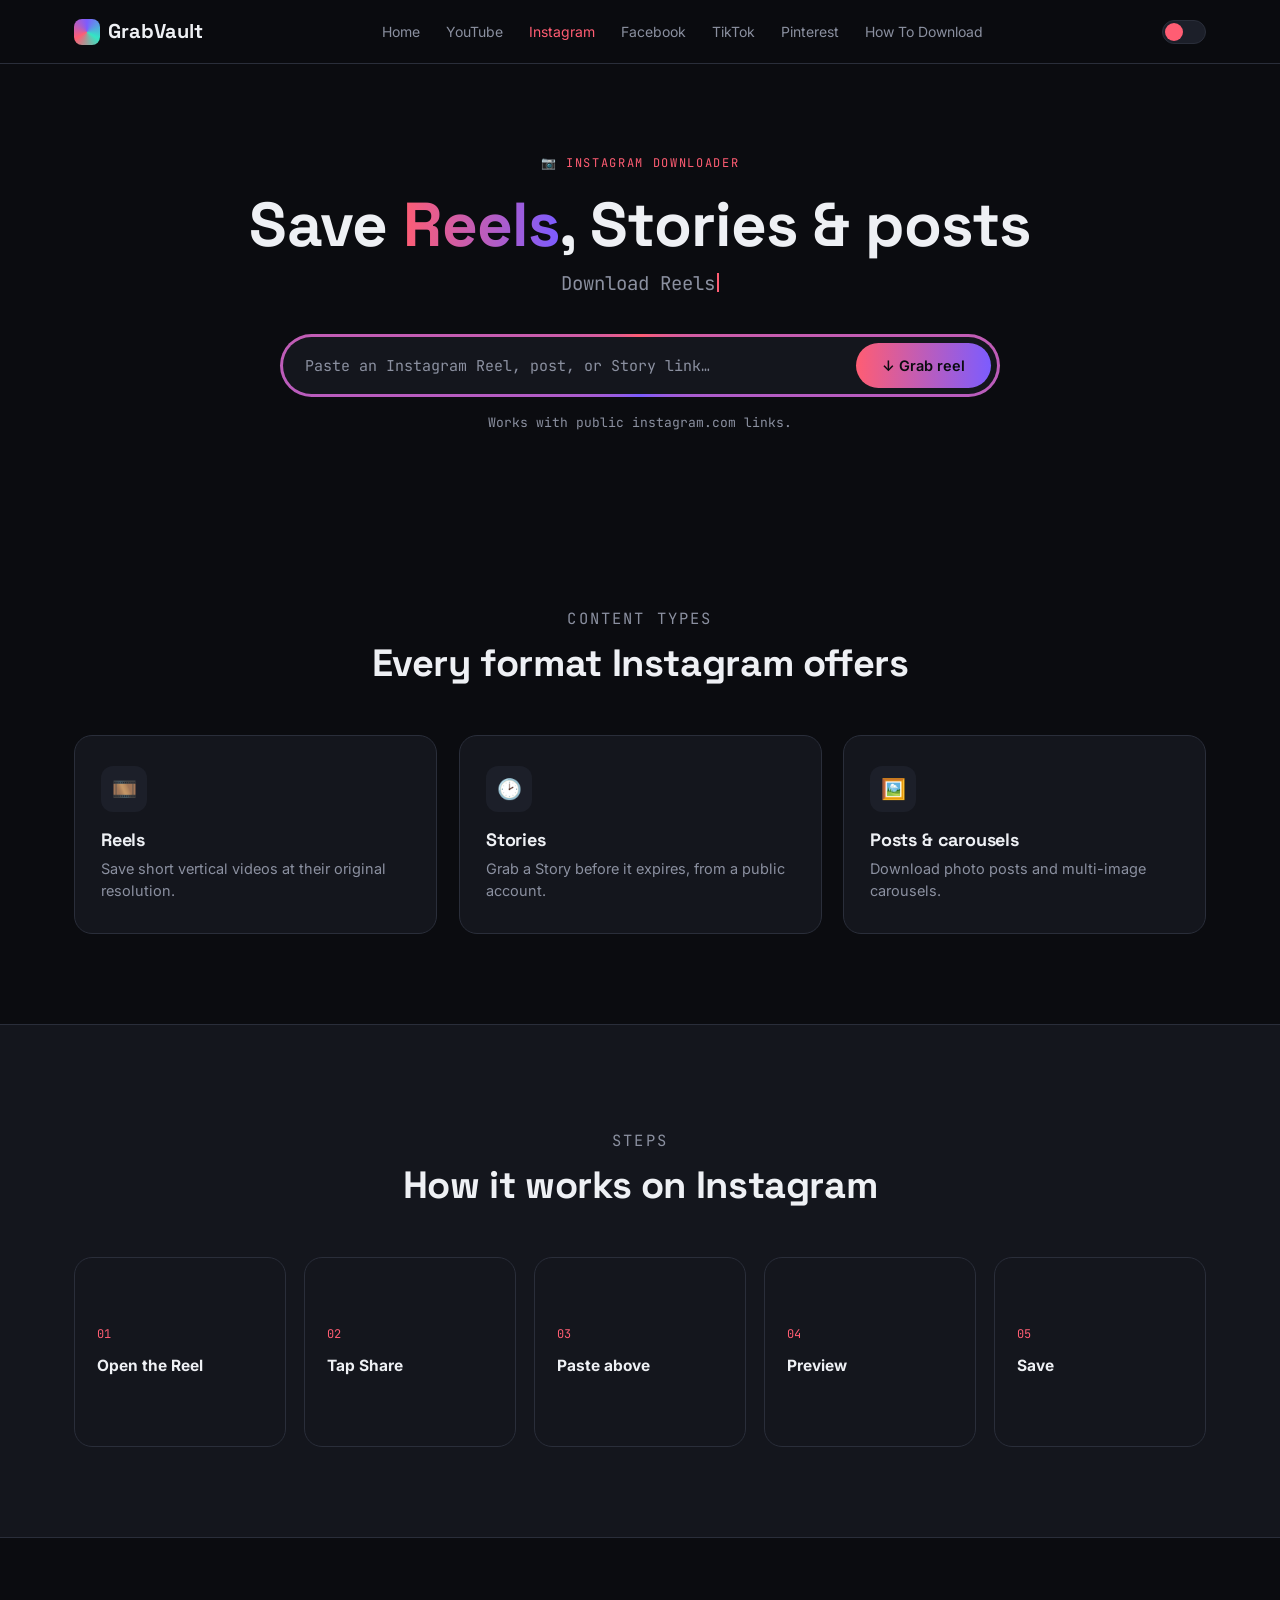
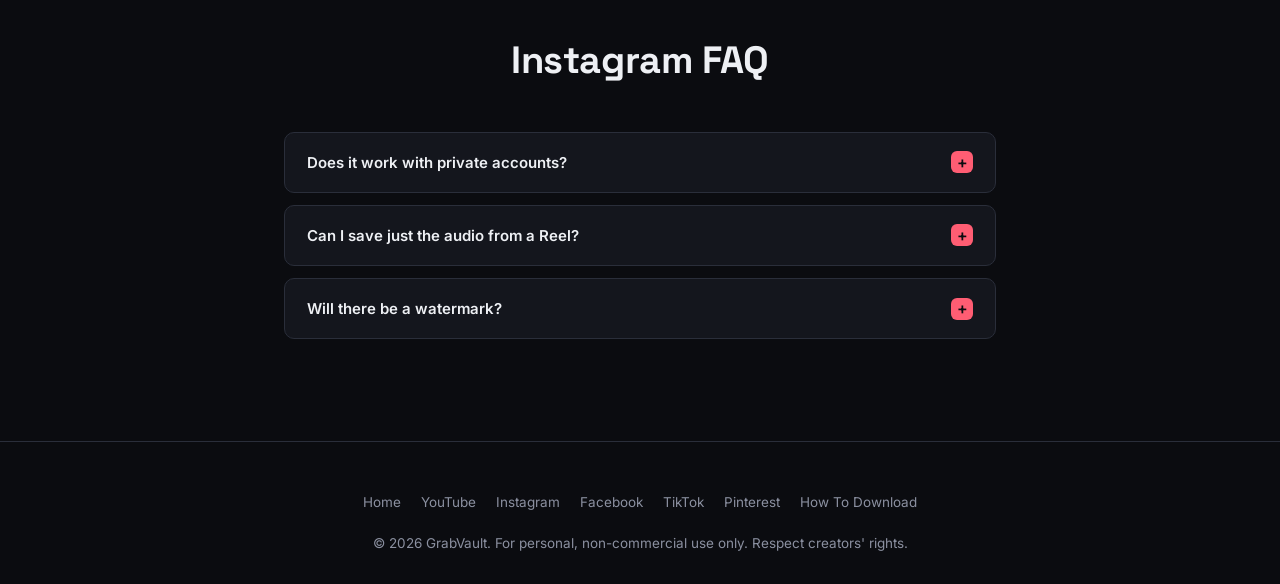
<file: instagram.html>
<!DOCTYPE html>
<html lang="en" data-accent="instagram">
<head>
<meta charset="UTF-8">
<meta name="viewport" content="width=device-width, initial-scale=1.0">
<title>Instagram Reels &amp; Video Downloader — GrabVault</title>
<meta name="description" content="Download Instagram Reels, Stories, and posts as MP4.">
<link rel="icon" type="image/svg+xml" href="favicon.svg">
<link rel="stylesheet" href="style.css">
</head>
<body data-accent="instagram">

<nav class="nav">
  <div class="nav-inner">
    <a href="index.html" class="logo"><span class="logo-mark"></span>GrabVault</a>
    <div class="nav-links">
      <a href="index.html">Home</a>
      <a href="youtube.html">YouTube</a>
      <a href="instagram.html" class="active">Instagram</a>
      <a href="facebook.html">Facebook</a>
      <a href="tiktok.html">TikTok</a>
      <a href="pinterest.html">Pinterest</a>
      <a href="how-to-download.html">How To Download</a>
    </div>
    <div class="nav-right">
      <button class="theme-toggle" aria-label="Toggle dark and light mode"></button>
      <button class="nav-toggle-btn" aria-label="Open menu">☰</button>
    </div>
  </div>
  <div class="mobile-drawer">
    <a href="index.html">Home</a>
    <a href="youtube.html">YouTube</a>
    <a href="instagram.html">Instagram</a>
    <a href="facebook.html">Facebook</a>
      <a href="tiktok.html">TikTok</a>
    <a href="pinterest.html">Pinterest</a>
    <a href="how-to-download.html">How To</a>
  </div>
</nav>

<header class="hero">
  <div class="container">
    <p class="eyebrow">📷 Instagram Downloader</p>
    <h1>Save <span class="grad">Reels</span>, Stories &amp; posts</h1>
    <p class="typewriter-line mono">Download <span id="typewriter"></span><span class="cursor"></span></p>

    <form class="grab-box" data-grab-form>
      <div class="grab-box-inner">
        <input type="text" placeholder="Paste an Instagram Reel, post, or Story link…" aria-label="Instagram URL">
        <button type="submit" class="btn">↓ Grab reel</button>
      </div>
    </form>
    <p class="hero-note mono" data-grab-status>Works with public instagram.com links.</p>
  </div>
</header>

<section class="section">
  <div class="container">
    <div class="section-head" data-reveal>
      <p class="eyebrow">Content types</p>
      <h2>Every format Instagram offers</h2>
    </div>
    <div class="grid-3">
      <div class="tilt-card" data-reveal>
        <div class="icon-box">🎞️</div>
        <h3>Reels</h3>
        <p>Save short vertical videos at their original resolution.</p>
      </div>
      <div class="tilt-card" data-reveal>
        <div class="icon-box">🕑</div>
        <h3>Stories</h3>
        <p>Grab a Story before it expires, from a public account.</p>
      </div>
      <div class="tilt-card" data-reveal>
        <div class="icon-box">🖼️</div>
        <h3>Posts &amp; carousels</h3>
        <p>Download photo posts and multi-image carousels.</p>
      </div>
    </div>
  </div>
</section>

<section class="section" style="background:var(--surface); border-top:1px solid var(--border); border-bottom:1px solid var(--border);">
  <div class="container">
    <div class="section-head" data-reveal>
      <p class="eyebrow">Steps</p>
      <h2>How it works on Instagram</h2>
    </div>
    <div class="steps">
      <div class="flip-card" data-reveal><div class="flip-inner">
        <div class="flip-front"><div class="step-num">01</div><h4>Open the Reel</h4></div>
        <div class="flip-back">Find the Reel, post, or Story in the Instagram app.</div>
      </div></div>
      <div class="flip-card" data-reveal><div class="flip-inner">
        <div class="flip-front"><div class="step-num">02</div><h4>Tap Share</h4></div>
        <div class="flip-back">Tap the paper-plane icon, then Copy Link.</div>
      </div></div>
      <div class="flip-card" data-reveal><div class="flip-inner">
        <div class="flip-front"><div class="step-num">03</div><h4>Paste above</h4></div>
        <div class="flip-back">Drop the link into the box at the top of this page.</div>
      </div></div>
      <div class="flip-card" data-reveal><div class="flip-inner">
        <div class="flip-front"><div class="step-num">04</div><h4>Preview</h4></div>
        <div class="flip-back">Check the thumbnail matches before saving.</div>
      </div></div>
      <div class="flip-card" data-reveal><div class="flip-inner">
        <div class="flip-front"><div class="step-num">05</div><h4>Save</h4></div>
        <div class="flip-back">Your file lands in your device's downloads folder.</div>
      </div></div>
    </div>
  </div>
</section>

<section class="section">
  <div class="container" style="max-width:760px;">
    <div class="section-head" data-reveal><h2>Instagram FAQ</h2></div>
    <div class="faq-item" data-reveal>
      <div class="faq-q">Does it work with private accounts? <span class="faq-toggle-icon">+</span></div>
      <div class="faq-a">Only content from public accounts can be accessed.</div>
    </div>
    <div class="faq-item" data-reveal>
      <div class="faq-q">Can I save just the audio from a Reel? <span class="faq-toggle-icon">+</span></div>
      <div class="faq-a">Yes, an audio-only option is available for Reels.</div>
    </div>
    <div class="faq-item" data-reveal>
      <div class="faq-q">Will there be a watermark? <span class="faq-toggle-icon">+</span></div>
      <div class="faq-a">Downloads keep the original video as posted, without an added watermark.</div>
    </div>
  </div>
</section>

<footer>
  <div class="container">
    <div class="foot-links">
      <a href="index.html">Home</a>
      <a href="youtube.html">YouTube</a>
      <a href="instagram.html">Instagram</a>
      <a href="facebook.html">Facebook</a>
      <a href="tiktok.html">TikTok</a>
      <a href="pinterest.html">Pinterest</a>
      <a href="how-to-download.html">How To Download</a>
    </div>
    <p>© 2026 GrabVault. For personal, non-commercial use only. Respect creators' rights.</p>
  </div>
</footer>

<script src="script.js"></script>
<script>
  setupTypewriter(document.getElementById('typewriter'), ['Reels', 'Stories', 'Posts']);
  setupGrabForm('Instagram link', 'instagram');
</script>
</body>
</html>
</file>
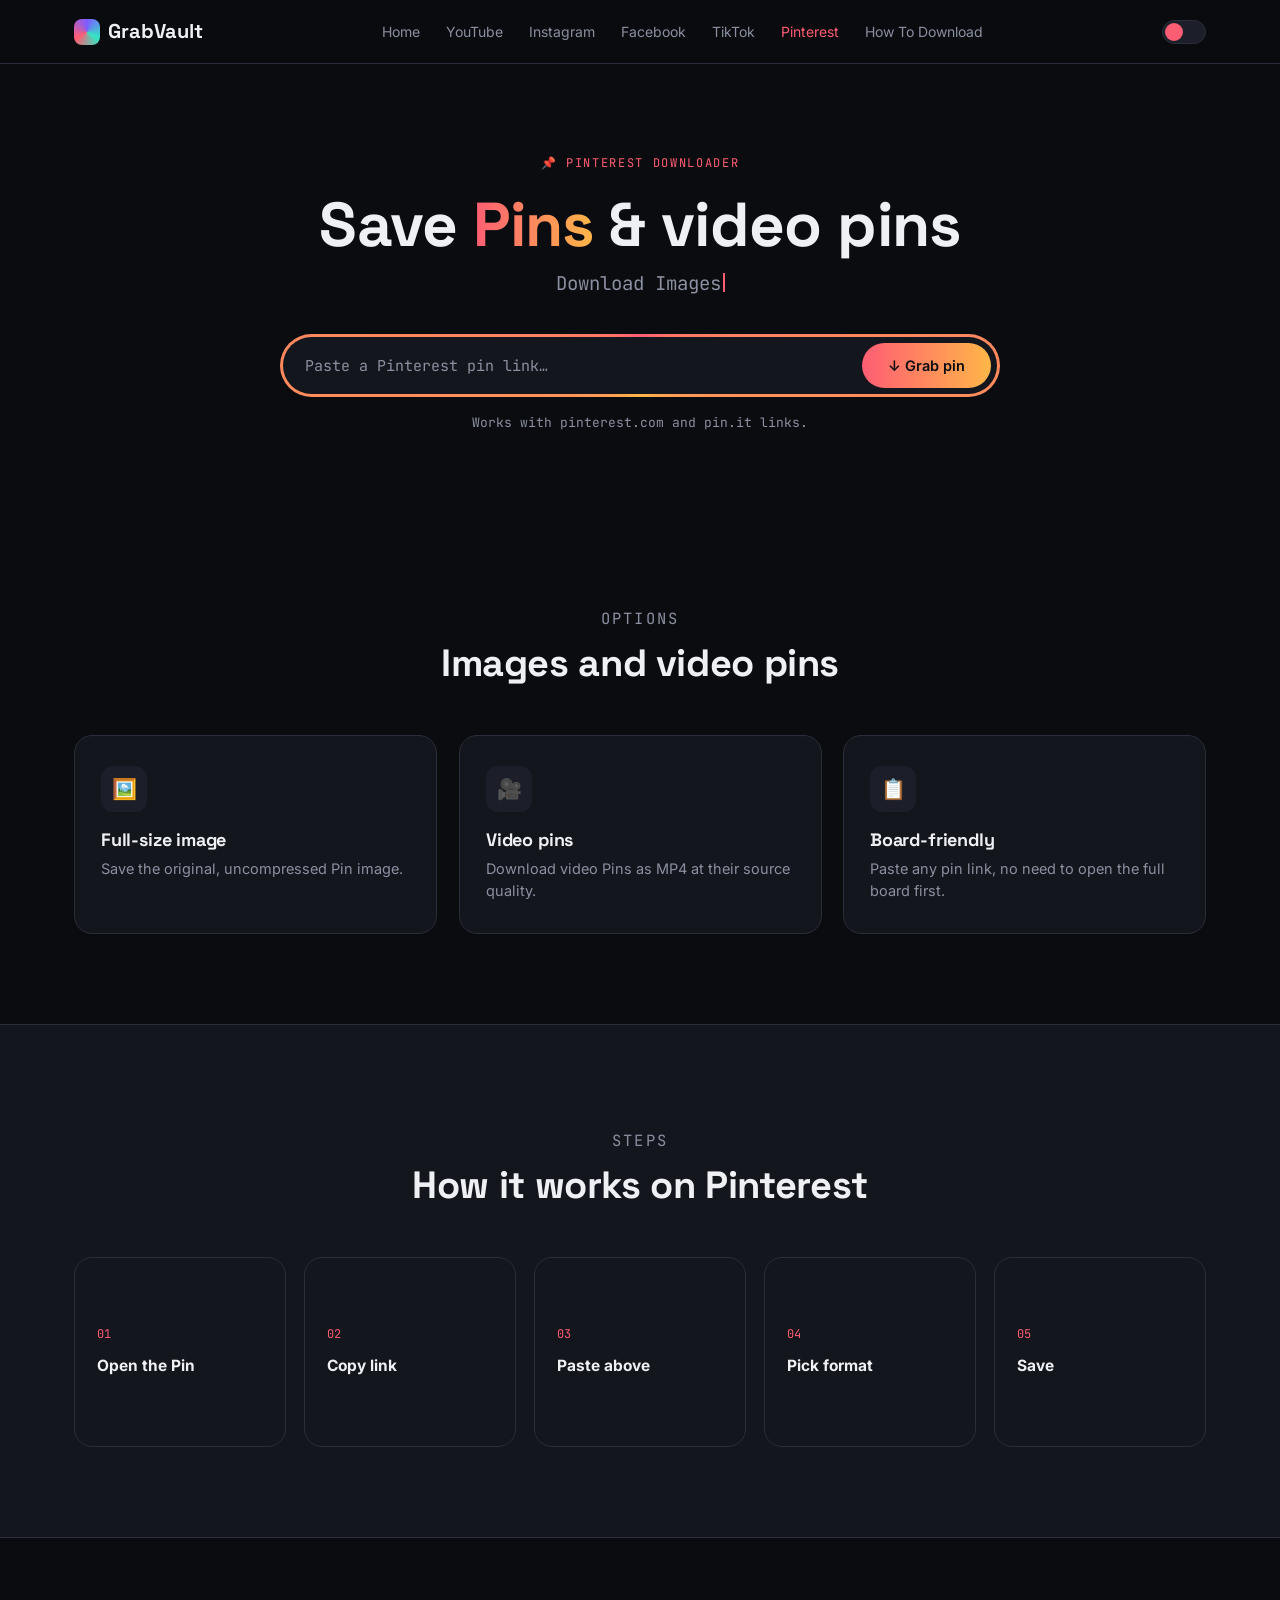
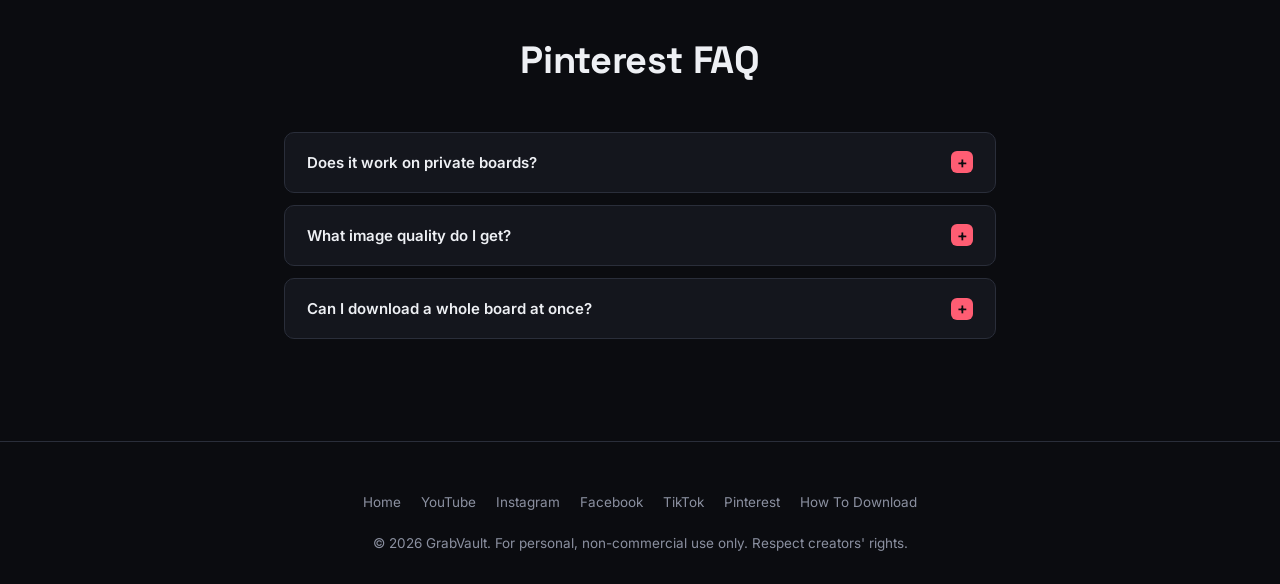
<file: pinterest.html>
<!DOCTYPE html>
<html lang="en" data-accent="pinterest">
<head>
<meta charset="UTF-8">
<meta name="viewport" content="width=device-width, initial-scale=1.0">
<title>Pinterest Video &amp; Pin Downloader — GrabVault</title>
<meta name="description" content="Download Pinterest video pins and images in original quality.">
<link rel="icon" type="image/svg+xml" href="favicon.svg">
<link rel="stylesheet" href="style.css">
</head>
<body data-accent="pinterest">

<nav class="nav">
  <div class="nav-inner">
    <a href="index.html" class="logo"><span class="logo-mark"></span>GrabVault</a>
    <div class="nav-links">
      <a href="index.html">Home</a>
      <a href="youtube.html">YouTube</a>
      <a href="instagram.html">Instagram</a>
      <a href="facebook.html">Facebook</a>
      <a href="tiktok.html">TikTok</a>
      <a href="pinterest.html" class="active">Pinterest</a>
      <a href="how-to-download.html">How To Download</a>
    </div>
    <div class="nav-right">
      <button class="theme-toggle" aria-label="Toggle dark and light mode"></button>
      <button class="nav-toggle-btn" aria-label="Open menu">☰</button>
    </div>
  </div>
  <div class="mobile-drawer">
    <a href="index.html">Home</a>
    <a href="youtube.html">YouTube</a>
    <a href="instagram.html">Instagram</a>
    <a href="facebook.html">Facebook</a>
      <a href="tiktok.html">TikTok</a>
    <a href="pinterest.html">Pinterest</a>
    <a href="how-to-download.html">How To</a>
  </div>
</nav>

<header class="hero">
  <div class="container">
    <p class="eyebrow">📌 Pinterest Downloader</p>
    <h1>Save <span class="grad">Pins</span> &amp; video pins</h1>
    <p class="typewriter-line mono">Download <span id="typewriter"></span><span class="cursor"></span></p>

    <form class="grab-box" data-grab-form>
      <div class="grab-box-inner">
        <input type="text" placeholder="Paste a Pinterest pin link…" aria-label="Pinterest URL">
        <button type="submit" class="btn">↓ Grab pin</button>
      </div>
    </form>
    <p class="hero-note mono" data-grab-status>Works with pinterest.com and pin.it links.</p>
  </div>
</header>

<section class="section">
  <div class="container">
    <div class="section-head" data-reveal>
      <p class="eyebrow">Options</p>
      <h2>Images and video pins</h2>
    </div>
    <div class="grid-3">
      <div class="tilt-card" data-reveal>
        <div class="icon-box">🖼️</div>
        <h3>Full-size image</h3>
        <p>Save the original, uncompressed Pin image.</p>
      </div>
      <div class="tilt-card" data-reveal>
        <div class="icon-box">🎥</div>
        <h3>Video pins</h3>
        <p>Download video Pins as MP4 at their source quality.</p>
      </div>
      <div class="tilt-card" data-reveal>
        <div class="icon-box">📋</div>
        <h3>Board-friendly</h3>
        <p>Paste any pin link, no need to open the full board first.</p>
      </div>
    </div>
  </div>
</section>

<section class="section" style="background:var(--surface); border-top:1px solid var(--border); border-bottom:1px solid var(--border);">
  <div class="container">
    <div class="section-head" data-reveal>
      <p class="eyebrow">Steps</p>
      <h2>How it works on Pinterest</h2>
    </div>
    <div class="steps">
      <div class="flip-card" data-reveal><div class="flip-inner">
        <div class="flip-front"><div class="step-num">01</div><h4>Open the Pin</h4></div>
        <div class="flip-back">Find the image or video Pin you want to save.</div>
      </div></div>
      <div class="flip-card" data-reveal><div class="flip-inner">
        <div class="flip-front"><div class="step-num">02</div><h4>Copy link</h4></div>
        <div class="flip-back">Tap the share icon, then Copy Link.</div>
      </div></div>
      <div class="flip-card" data-reveal><div class="flip-inner">
        <div class="flip-front"><div class="step-num">03</div><h4>Paste above</h4></div>
        <div class="flip-back">Drop the link into the box at the top of this page.</div>
      </div></div>
      <div class="flip-card" data-reveal><div class="flip-inner">
        <div class="flip-front"><div class="step-num">04</div><h4>Pick format</h4></div>
        <div class="flip-back">Choose image or video, depending on the Pin type.</div>
      </div></div>
      <div class="flip-card" data-reveal><div class="flip-inner">
        <div class="flip-front"><div class="step-num">05</div><h4>Save</h4></div>
        <div class="flip-back">Your file lands in your device's downloads folder.</div>
      </div></div>
    </div>
  </div>
</section>

<section class="section">
  <div class="container" style="max-width:760px;">
    <div class="section-head" data-reveal><h2>Pinterest FAQ</h2></div>
    <div class="faq-item" data-reveal>
      <div class="faq-q">Does it work on private boards? <span class="faq-toggle-icon">+</span></div>
      <div class="faq-a">Only pins from public boards can be accessed.</div>
    </div>
    <div class="faq-item" data-reveal>
      <div class="faq-q">What image quality do I get? <span class="faq-toggle-icon">+</span></div>
      <div class="faq-a">The original resolution uploaded by the pin's creator.</div>
    </div>
    <div class="faq-item" data-reveal>
      <div class="faq-q">Can I download a whole board at once? <span class="faq-toggle-icon">+</span></div>
      <div class="faq-a">Currently each pin is downloaded individually, one link at a time.</div>
    </div>
  </div>
</section>

<footer>
  <div class="container">
    <div class="foot-links">
      <a href="index.html">Home</a>
      <a href="youtube.html">YouTube</a>
      <a href="instagram.html">Instagram</a>
      <a href="facebook.html">Facebook</a>
      <a href="tiktok.html">TikTok</a>
      <a href="pinterest.html">Pinterest</a>
      <a href="how-to-download.html">How To Download</a>
    </div>
    <p>© 2026 GrabVault. For personal, non-commercial use only. Respect creators' rights.</p>
  </div>
</footer>

<script src="script.js"></script>
<script>
  setupTypewriter(document.getElementById('typewriter'), ['Images', 'Video pins']);
  setupGrabForm('Pinterest link', 'pinterest');
</script>
</body>
</html>
</file>
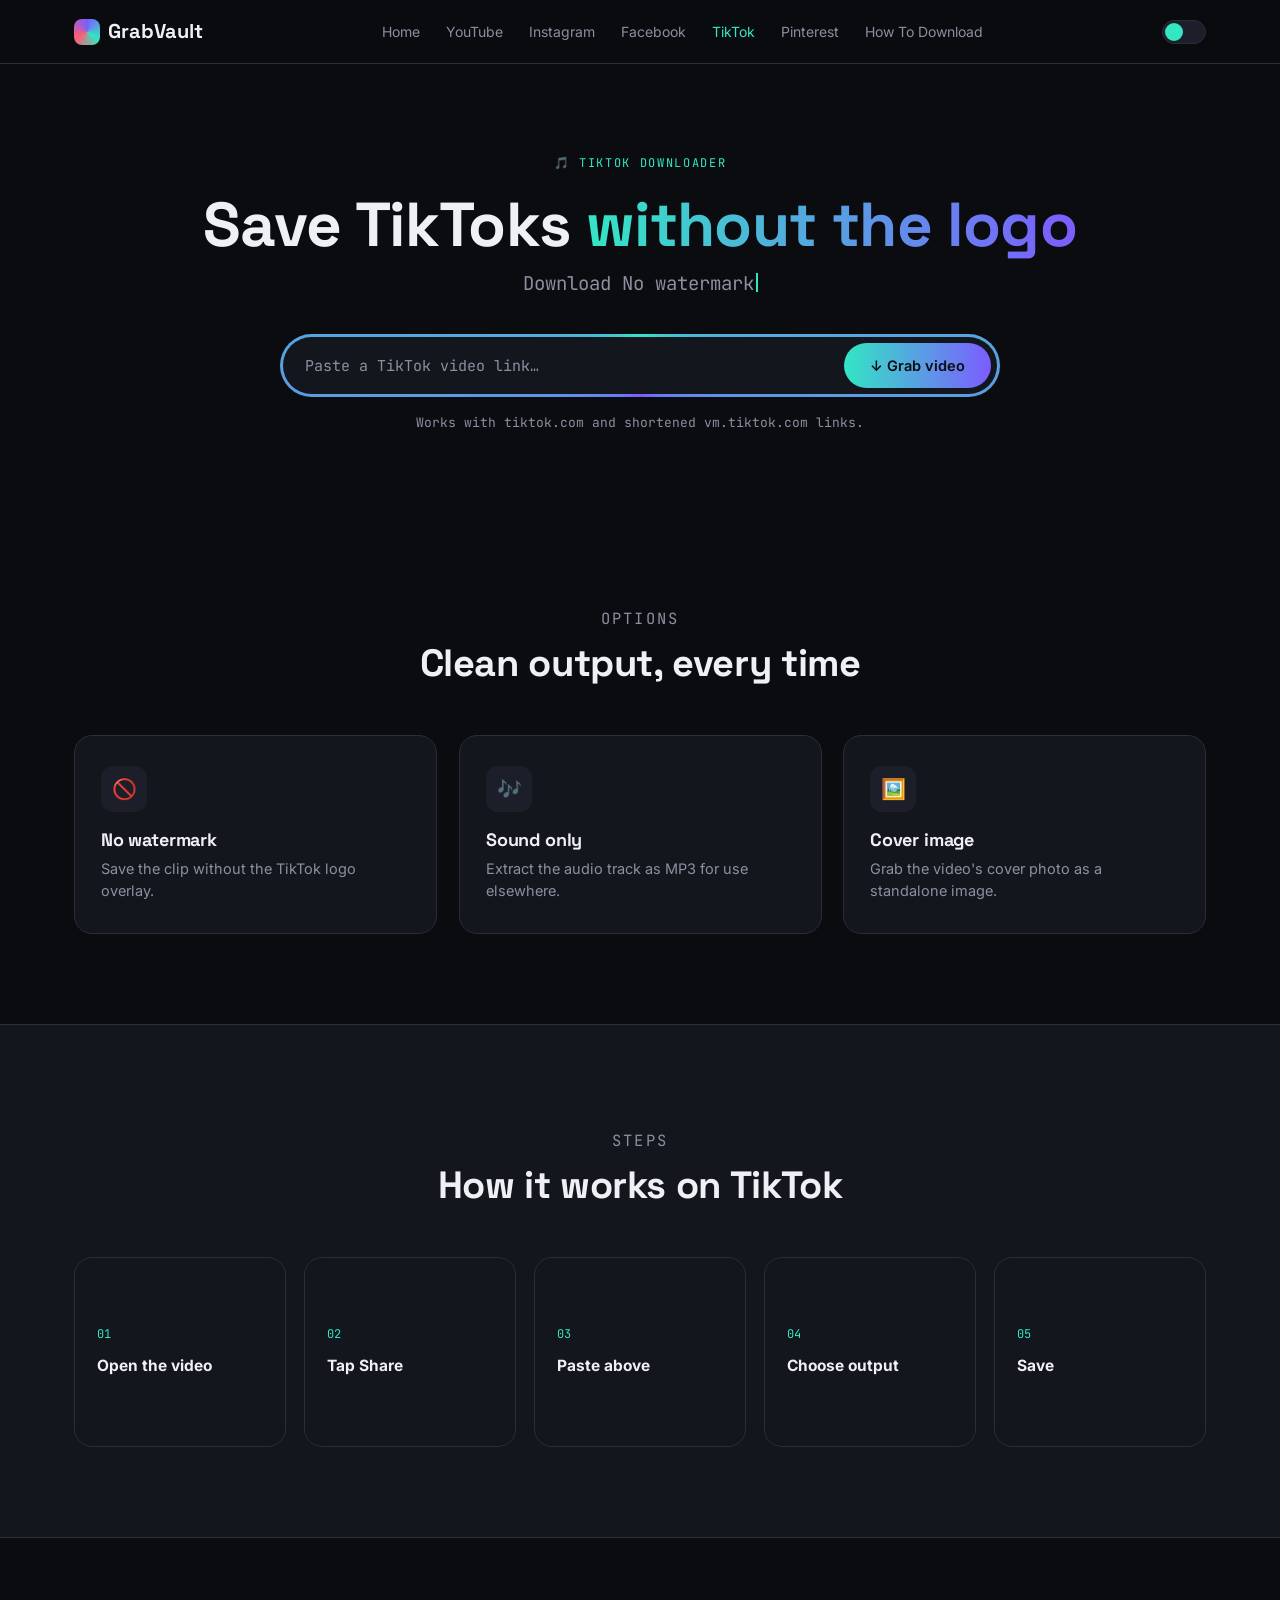
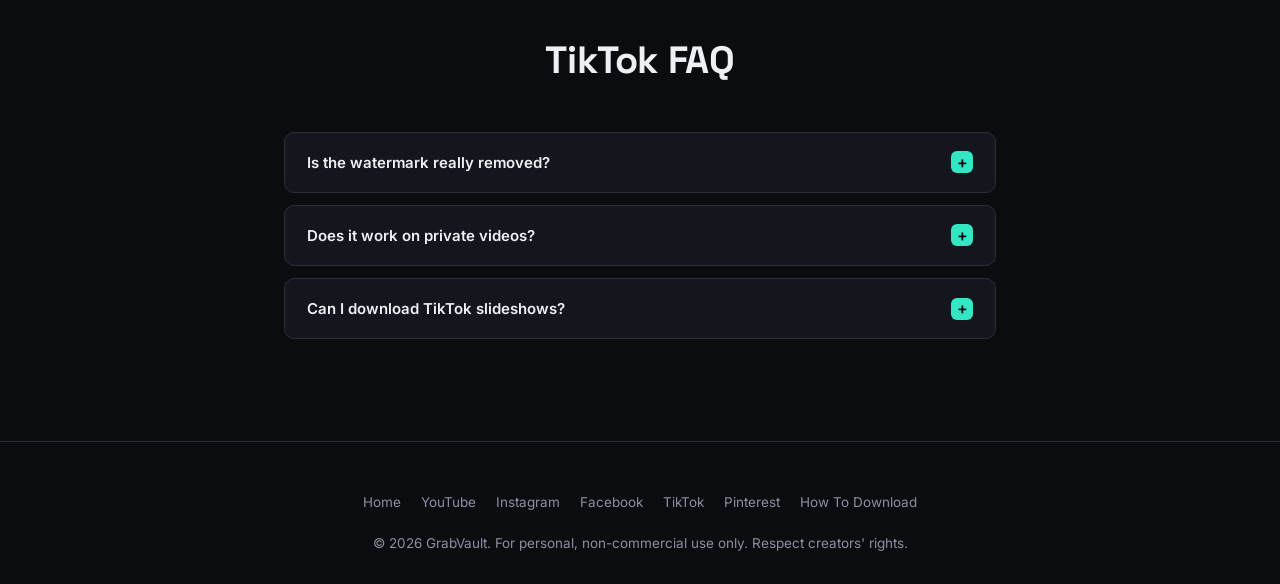
<file: tiktok.html>
<!DOCTYPE html>
<html lang="en" data-accent="tiktok">
<head>
<meta charset="UTF-8">
<meta name="viewport" content="width=device-width, initial-scale=1.0">
<title>TikTok Video Downloader — GrabVault</title>
<meta name="description" content="Download TikTok videos without a watermark, as MP4 or MP3.">
<link rel="icon" type="image/svg+xml" href="favicon.svg">
<link rel="stylesheet" href="style.css">
</head>
<body data-accent="tiktok">

<nav class="nav">
  <div class="nav-inner">
    <a href="index.html" class="logo"><span class="logo-mark"></span>GrabVault</a>
    <div class="nav-links">
      <a href="index.html">Home</a>
      <a href="youtube.html">YouTube</a>
      <a href="instagram.html">Instagram</a>
      <a href="facebook.html">Facebook</a>
      <a href="tiktok.html" class="active">TikTok</a>
      <a href="pinterest.html">Pinterest</a>
      <a href="how-to-download.html">How To Download</a>
    </div>
    <div class="nav-right">
      <button class="theme-toggle" aria-label="Toggle dark and light mode"></button>
      <button class="nav-toggle-btn" aria-label="Open menu">☰</button>
    </div>
  </div>
  <div class="mobile-drawer">
    <a href="index.html">Home</a>
    <a href="youtube.html">YouTube</a>
    <a href="instagram.html">Instagram</a>
    <a href="facebook.html">Facebook</a>
      <a href="tiktok.html">TikTok</a>
    <a href="pinterest.html">Pinterest</a>
    <a href="how-to-download.html">How To</a>
  </div>
</nav>

<header class="hero">
  <div class="container">
    <p class="eyebrow">🎵 TikTok Downloader</p>
    <h1>Save TikToks <span class="grad">without the logo</span></h1>
    <p class="typewriter-line mono">Download <span id="typewriter"></span><span class="cursor"></span></p>

    <form class="grab-box" data-grab-form>
      <div class="grab-box-inner">
        <input type="text" placeholder="Paste a TikTok video link…" aria-label="TikTok URL">
        <button type="submit" class="btn">↓ Grab video</button>
      </div>
    </form>
    <p class="hero-note mono" data-grab-status>Works with tiktok.com and shortened vm.tiktok.com links.</p>
  </div>
</header>

<section class="section">
  <div class="container">
    <div class="section-head" data-reveal>
      <p class="eyebrow">Options</p>
      <h2>Clean output, every time</h2>
    </div>
    <div class="grid-3">
      <div class="tilt-card" data-reveal>
        <div class="icon-box">🚫</div>
        <h3>No watermark</h3>
        <p>Save the clip without the TikTok logo overlay.</p>
      </div>
      <div class="tilt-card" data-reveal>
        <div class="icon-box">🎶</div>
        <h3>Sound only</h3>
        <p>Extract the audio track as MP3 for use elsewhere.</p>
      </div>
      <div class="tilt-card" data-reveal>
        <div class="icon-box">🖼️</div>
        <h3>Cover image</h3>
        <p>Grab the video's cover photo as a standalone image.</p>
      </div>
    </div>
  </div>
</section>

<section class="section" style="background:var(--surface); border-top:1px solid var(--border); border-bottom:1px solid var(--border);">
  <div class="container">
    <div class="section-head" data-reveal>
      <p class="eyebrow">Steps</p>
      <h2>How it works on TikTok</h2>
    </div>
    <div class="steps">
      <div class="flip-card" data-reveal><div class="flip-inner">
        <div class="flip-front"><div class="step-num">01</div><h4>Open the video</h4></div>
        <div class="flip-back">Find the TikTok you want to save.</div>
      </div></div>
      <div class="flip-card" data-reveal><div class="flip-inner">
        <div class="flip-front"><div class="step-num">02</div><h4>Tap Share</h4></div>
        <div class="flip-back">Tap the arrow icon, then Copy Link.</div>
      </div></div>
      <div class="flip-card" data-reveal><div class="flip-inner">
        <div class="flip-front"><div class="step-num">03</div><h4>Paste above</h4></div>
        <div class="flip-back">Drop the link into the box at the top of this page.</div>
      </div></div>
      <div class="flip-card" data-reveal><div class="flip-inner">
        <div class="flip-front"><div class="step-num">04</div><h4>Choose output</h4></div>
        <div class="flip-back">Pick watermark-free MP4 or MP3 audio.</div>
      </div></div>
      <div class="flip-card" data-reveal><div class="flip-inner">
        <div class="flip-front"><div class="step-num">05</div><h4>Save</h4></div>
        <div class="flip-back">Your file lands in your device's downloads folder.</div>
      </div></div>
    </div>
  </div>
</section>

<section class="section">
  <div class="container" style="max-width:760px;">
    <div class="section-head" data-reveal><h2>TikTok FAQ</h2></div>
    <div class="faq-item" data-reveal>
      <div class="faq-q">Is the watermark really removed? <span class="faq-toggle-icon">+</span></div>
      <div class="faq-a">Yes, the MP4 option saves a clean version without the on-screen logo.</div>
    </div>
    <div class="faq-item" data-reveal>
      <div class="faq-q">Does it work on private videos? <span class="faq-toggle-icon">+</span></div>
      <div class="faq-a">Only videos from public accounts can be accessed.</div>
    </div>
    <div class="faq-item" data-reveal>
      <div class="faq-q">Can I download TikTok slideshows? <span class="faq-toggle-icon">+</span></div>
      <div class="faq-a">Photo-mode slideshows are supported alongside standard videos.</div>
    </div>
  </div>
</section>

<footer>
  <div class="container">
    <div class="foot-links">
      <a href="index.html">Home</a>
      <a href="youtube.html">YouTube</a>
      <a href="instagram.html">Instagram</a>
      <a href="facebook.html">Facebook</a>
      <a href="tiktok.html">TikTok</a>
      <a href="pinterest.html">Pinterest</a>
      <a href="how-to-download.html">How To Download</a>
    </div>
    <p>© 2026 GrabVault. For personal, non-commercial use only. Respect creators' rights.</p>
  </div>
</footer>

<script src="script.js"></script>
<script>
  setupTypewriter(document.getElementById('typewriter'), ['No watermark', 'MP3 audio', 'Cover image']);
  setupGrabForm('TikTok link', 'tiktok');
</script>
</body>
</html>
</file>
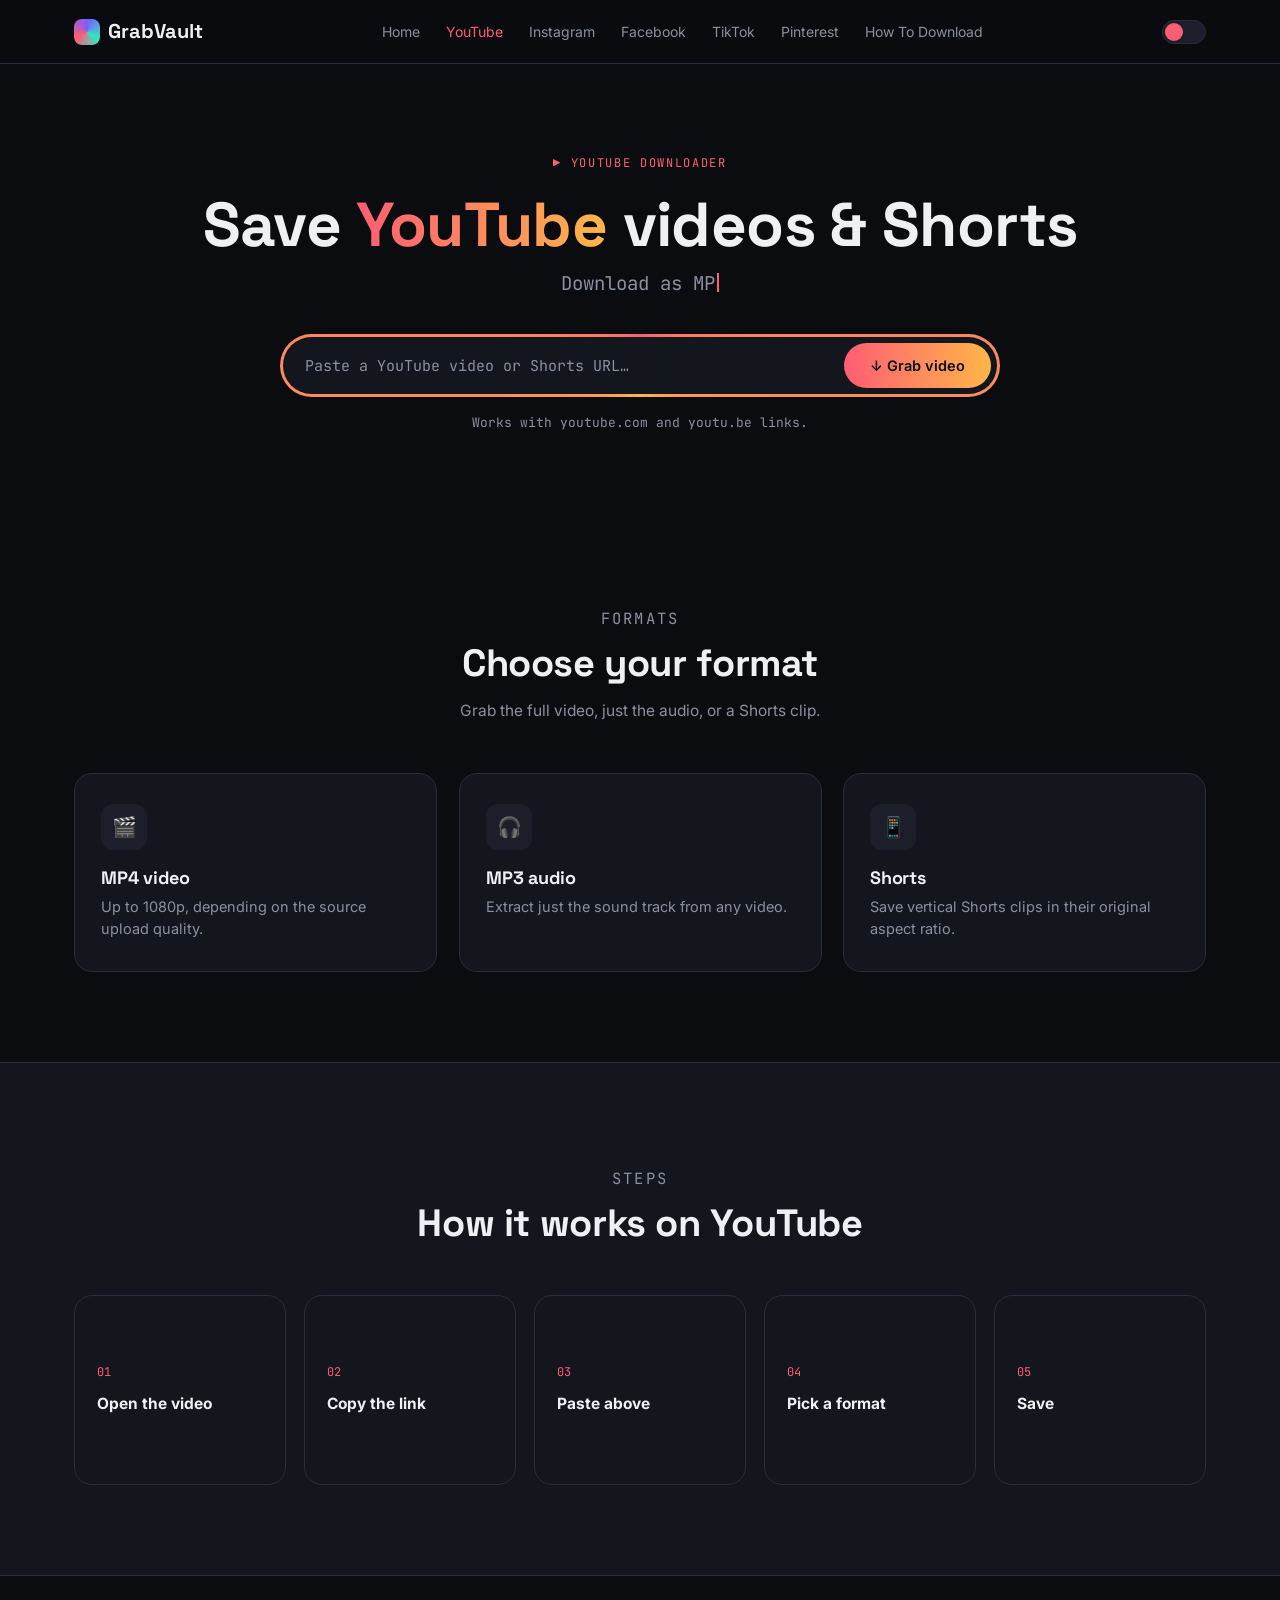
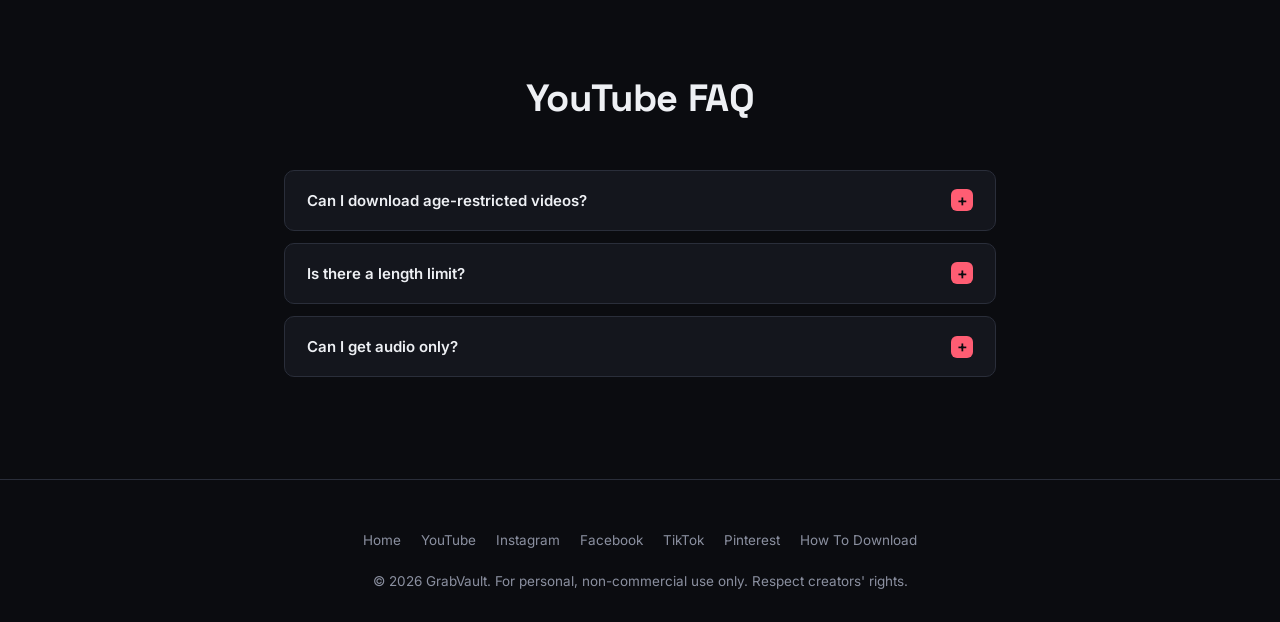
<file: youtube.html>
<!DOCTYPE html>
<html lang="en" data-accent="youtube">
<head>
<meta charset="UTF-8">
<meta name="viewport" content="width=device-width, initial-scale=1.0">
<title>YouTube Video Downloader — GrabVault</title>
<meta name="description" content="Download YouTube videos, Shorts, and audio as MP4 or MP3.">
<link rel="icon" type="image/svg+xml" href="favicon.svg">
<link rel="stylesheet" href="style.css">
</head>
<body data-accent="youtube">

<nav class="nav">
  <div class="nav-inner">
    <a href="index.html" class="logo"><span class="logo-mark"></span>GrabVault</a>
    <div class="nav-links">
      <a href="index.html">Home</a>
      <a href="youtube.html" class="active">YouTube</a>
      <a href="instagram.html">Instagram</a>
      <a href="facebook.html">Facebook</a>
      <a href="tiktok.html">TikTok</a>
      <a href="pinterest.html">Pinterest</a>
      <a href="how-to-download.html">How To Download</a>
    </div>
    <div class="nav-right">
      <button class="theme-toggle" aria-label="Toggle dark and light mode"></button>
      <button class="nav-toggle-btn" aria-label="Open menu">☰</button>
    </div>
  </div>
  <div class="mobile-drawer">
    <a href="index.html">Home</a>
    <a href="youtube.html">YouTube</a>
    <a href="instagram.html">Instagram</a>
    <a href="facebook.html">Facebook</a>
      <a href="tiktok.html">TikTok</a>
    <a href="pinterest.html">Pinterest</a>
    <a href="how-to-download.html">How To</a>
  </div>
</nav>

<header class="hero">
  <div class="container">
    <p class="eyebrow">▶️ YouTube Downloader</p>
    <h1>Save <span class="grad">YouTube</span> videos &amp; Shorts</h1>
    <p class="typewriter-line mono">Download as <span id="typewriter"></span><span class="cursor"></span></p>

    <form class="grab-box" data-grab-form>
      <div class="grab-box-inner">
        <input type="text" placeholder="Paste a YouTube video or Shorts URL…" aria-label="YouTube URL">
        <button type="submit" class="btn">↓ Grab video</button>
      </div>
    </form>
    <p class="hero-note mono" data-grab-status>Works with youtube.com and youtu.be links.</p>
  </div>
</header>

<section class="section">
  <div class="container">
    <div class="section-head" data-reveal>
      <p class="eyebrow">Formats</p>
      <h2>Choose your format</h2>
      <p>Grab the full video, just the audio, or a Shorts clip.</p>
    </div>
    <div class="grid-3">
      <div class="tilt-card" data-reveal>
        <div class="icon-box">🎬</div>
        <h3>MP4 video</h3>
        <p>Up to 1080p, depending on the source upload quality.</p>
      </div>
      <div class="tilt-card" data-reveal>
        <div class="icon-box">🎧</div>
        <h3>MP3 audio</h3>
        <p>Extract just the sound track from any video.</p>
      </div>
      <div class="tilt-card" data-reveal>
        <div class="icon-box">📱</div>
        <h3>Shorts</h3>
        <p>Save vertical Shorts clips in their original aspect ratio.</p>
      </div>
    </div>
  </div>
</section>

<section class="section" style="background:var(--surface); border-top:1px solid var(--border); border-bottom:1px solid var(--border);">
  <div class="container">
    <div class="section-head" data-reveal>
      <p class="eyebrow">Steps</p>
      <h2>How it works on YouTube</h2>
    </div>
    <div class="steps">
      <div class="flip-card" data-reveal><div class="flip-inner">
        <div class="flip-front"><div class="step-num">01</div><h4>Open the video</h4></div>
        <div class="flip-back">Find the video on YouTube's app or website.</div>
      </div></div>
      <div class="flip-card" data-reveal><div class="flip-inner">
        <div class="flip-front"><div class="step-num">02</div><h4>Copy the link</h4></div>
        <div class="flip-back">Tap Share, then Copy Link.</div>
      </div></div>
      <div class="flip-card" data-reveal><div class="flip-inner">
        <div class="flip-front"><div class="step-num">03</div><h4>Paste above</h4></div>
        <div class="flip-back">Drop the link into the box at the top of this page.</div>
      </div></div>
      <div class="flip-card" data-reveal><div class="flip-inner">
        <div class="flip-front"><div class="step-num">04</div><h4>Pick a format</h4></div>
        <div class="flip-back">Choose MP4 or MP3 and your preferred quality.</div>
      </div></div>
      <div class="flip-card" data-reveal><div class="flip-inner">
        <div class="flip-front"><div class="step-num">05</div><h4>Save</h4></div>
        <div class="flip-back">Your download lands in your device's downloads folder.</div>
      </div></div>
    </div>
  </div>
</section>

<section class="section" style="max-width:760px; margin:0 auto;">
  <div class="container" style="max-width:760px;">
    <div class="section-head" data-reveal><h2>YouTube FAQ</h2></div>
    <div class="faq-item" data-reveal>
      <div class="faq-q">Can I download age-restricted videos? <span class="faq-toggle-icon">+</span></div>
      <div class="faq-a">Support depends on the video's privacy and restriction settings.</div>
    </div>
    <div class="faq-item" data-reveal>
      <div class="faq-q">Is there a length limit? <span class="faq-toggle-icon">+</span></div>
      <div class="faq-a">Most standard-length videos and Shorts are supported.</div>
    </div>
    <div class="faq-item" data-reveal>
      <div class="faq-q">Can I get audio only? <span class="faq-toggle-icon">+</span></div>
      <div class="faq-a">Yes, choose the MP3 option before saving.</div>
    </div>
  </div>
</section>

<footer>
  <div class="container">
    <div class="foot-links">
      <a href="index.html">Home</a>
      <a href="youtube.html">YouTube</a>
      <a href="instagram.html">Instagram</a>
      <a href="facebook.html">Facebook</a>
      <a href="tiktok.html">TikTok</a>
      <a href="pinterest.html">Pinterest</a>
      <a href="how-to-download.html">How To Download</a>
    </div>
    <p>© 2026 GrabVault. For personal, non-commercial use only. Respect creators' rights.</p>
  </div>
</footer>

<script src="script.js"></script>
<script>
  setupTypewriter(document.getElementById('typewriter'), ['MP4', 'MP3', 'Shorts']);
  setupGrabForm('YouTube link', 'youtube');
</script>
</body>
</html>
</file>
<file: style.css>
/* ==========================================================================
   GrabVault — shared stylesheet
   Design tokens live in :root / [data-theme="light"]
   ========================================================================== */

@import url('https://fonts.googleapis.com/css2?family=Space+Grotesk:wght@500;600;700&family=Inter:wght@400;500;600&family=JetBrains+Mono:wght@400;500&display=swap');

:root {
  /* --- color tokens (dark, default) --- */
  --bg: #0b0c10;
  --surface: #14161d;
  --surface-2: #1c1f29;
  --border: #2a2e3a;
  --text: #eef0f4;
  --muted: #8b90a0;

  --accent-violet: #7c5cff;
  --accent-teal: #33e6c4;
  --accent-coral: #ff5d73;
  --accent-gold: #ffb648;

  /* per-page accent, overridden per platform via data-accent */
  --accent: var(--accent-violet);
  --accent-2: var(--accent-teal);

  --radius: 18px;
  --radius-sm: 10px;

  --font-display: 'Space Grotesk', sans-serif;
  --font-body: 'Inter', sans-serif;
  --font-mono: 'JetBrains Mono', monospace;

  --shadow: 0 20px 60px -20px rgba(0,0,0,.55);
}

[data-theme="light"] {
  --bg: #f5f3ee;
  --surface: #ffffff;
  --surface-2: #f0eee7;
  --border: #e3e0d6;
  --text: #14161d;
  --muted: #6a6e7a;
  --shadow: 0 20px 50px -25px rgba(20,18,10,.25);
}

/* per-platform accent hooks */
[data-accent="youtube"]    { --accent: #ff5d73; --accent-2: #ffb648; }
[data-accent="instagram"]  { --accent: #ff5d73; --accent-2: #7c5cff; }
[data-accent="tiktok"]     { --accent: #33e6c4; --accent-2: #7c5cff; }
[data-accent="pinterest"]  { --accent: #ff5d73; --accent-2: #ffb648; }
[data-accent="facebook"]   { --accent: #5b8dff; --accent-2: #7c5cff; }

* { box-sizing: border-box; margin: 0; padding: 0; }

html { scroll-behavior: smooth; }

body {
  background: var(--bg);
  color: var(--text);
  font-family: var(--font-body);
  line-height: 1.55;
  transition: background .4s ease, color .4s ease;
  overflow-x: hidden;
}

img, svg { display: block; max-width: 100%; }

a { color: inherit; text-decoration: none; }

h1, h2, h3, .display {
  font-family: var(--font-display);
  letter-spacing: -0.01em;
  line-height: 1.1;
}

.mono { font-family: var(--font-mono); }

.container {
  width: 100%;
  max-width: 1180px;
  margin: 0 auto;
  padding: 0 24px;
}

.eyebrow {
  font-family: var(--font-mono);
  font-size: 12px;
  letter-spacing: .14em;
  text-transform: uppercase;
  color: var(--accent);
}

/* ==========================================================================
   Nav
   ========================================================================== */

.nav {
  position: sticky;
  top: 0;
  z-index: 100;
  backdrop-filter: blur(14px);
  background: color-mix(in srgb, var(--bg) 78%, transparent);
  border-bottom: 1px solid var(--border);
}

.nav-inner {
  display: flex;
  align-items: center;
  justify-content: space-between;
  padding: 16px 24px;
  max-width: 1180px;
  margin: 0 auto;
}

.logo {
  font-family: var(--font-display);
  font-weight: 700;
  font-size: 20px;
  display: flex;
  align-items: center;
  gap: 8px;
}

.logo-mark {
  width: 26px; height: 26px;
  border-radius: 8px;
  background: conic-gradient(from 0deg, var(--accent-violet), var(--accent-teal), var(--accent-coral), var(--accent-violet));
  animation: spin 6s linear infinite;
}

.nav-links {
  display: flex;
  gap: 26px;
  font-size: 14px;
  color: var(--muted);
}

.nav-links a:hover { color: var(--text); }
.nav-links a.active { color: var(--accent); }

.nav-right { display: flex; align-items: center; gap: 14px; }

.theme-toggle {
  width: 44px; height: 24px;
  border-radius: 20px;
  background: var(--surface-2);
  border: 1px solid var(--border);
  position: relative;
  cursor: pointer;
}
.theme-toggle::after {
  content: "";
  position: absolute;
  top: 2px; left: 2px;
  width: 18px; height: 18px;
  border-radius: 50%;
  background: var(--accent);
  transition: transform .3s ease;
}
[data-theme="light"] .theme-toggle::after { transform: translateX(20px); }

.nav-toggle-btn {
  display: none;
  background: none; border: none; color: var(--text);
  font-size: 22px; cursor: pointer;
}

@media (max-width: 860px) {
  .nav-links { display: none; }
  .nav-toggle-btn { display: block; }
}

/* ==========================================================================
   Hero
   ========================================================================== */

.hero {
  padding: 90px 0 70px;
  text-align: center;
  position: relative;
}

.hero h1 {
  font-size: clamp(34px, 5.4vw, 62px);
  font-weight: 700;
  margin: 18px 0 10px;
}

.hero h1 .grad {
  background: linear-gradient(90deg, var(--accent), var(--accent-2));
  -webkit-background-clip: text;
  background-clip: text;
  color: transparent;
}

.typewriter-line {
  font-family: var(--font-mono);
  font-size: clamp(15px, 2.2vw, 19px);
  color: var(--muted);
  min-height: 26px;
  margin-bottom: 36px;
}

.typewriter-line .cursor {
  display: inline-block;
  width: 2px; height: 1em;
  background: var(--accent);
  margin-left: 2px;
  vertical-align: -2px;
  animation: blink 1s steps(1) infinite;
}

/* --- sliding conic-gradient border input --- */
.grab-box {
  position: relative;
  max-width: 720px;
  margin: 0 auto;
  padding: 3px;
  border-radius: 999px;
  background: conic-gradient(from var(--angle, 0deg), var(--accent), var(--accent-2), var(--accent));
  animation: rotate-border 4s linear infinite;
}

@property --angle {
  syntax: '<angle>';
  initial-value: 0deg;
  inherits: false;
}

@keyframes rotate-border {
  to { --angle: 360deg; }
}

.grab-box-inner {
  background: var(--surface);
  border-radius: 999px;
  display: flex;
  align-items: center;
  gap: 8px;
  padding: 6px 6px 6px 22px;
}

.grab-box input {
  flex: 1;
  background: none;
  border: none;
  outline: none;
  color: var(--text);
  font-family: var(--font-mono);
  font-size: 15px;
  padding: 12px 0;
}

.grab-box input::placeholder { color: var(--muted); }

.btn {
  border: none;
  cursor: pointer;
  font-family: var(--font-body);
  font-weight: 600;
  font-size: 14.5px;
  border-radius: 999px;
  padding: 14px 26px;
  background: linear-gradient(90deg, var(--accent), var(--accent-2));
  color: #0b0c10;
  transition: transform .2s ease, box-shadow .2s ease;
  white-space: nowrap;
}

.btn:hover { transform: translateY(-2px); box-shadow: 0 10px 30px -10px var(--accent); }
.btn:active { transform: translateY(0); }

.hero-note {
  margin-top: 16px;
  font-size: 13px;
  color: var(--muted);
}

/* ==========================================================================
   Preview result card (thumbnail + quality/audio download rows)
   ========================================================================== */

.grab-result {
  max-width: 900px;
  margin: 0 auto;
  text-align: left;
}

.grab-card {
  display: none;
  margin-top: 28px;
  background: var(--surface);
  border: 1px solid var(--border);
  border-radius: var(--radius);
  padding: 22px;
  gap: 24px;
  box-shadow: var(--shadow);
  animation: fade-up .4s ease both;
}

.grab-result.is-visible .grab-card { display: grid; grid-template-columns: 220px 1fr; }

@media (max-width: 700px) {
  .grab-result.is-visible .grab-card { grid-template-columns: 1fr; }
}

.grab-media img {
  width: 100%;
  border-radius: var(--radius-sm);
  aspect-ratio: 16 / 9;
  object-fit: cover;
  background: var(--surface-2);
}

.grab-thumb-fallback {
  width: 100%;
  aspect-ratio: 16 / 9;
  border-radius: var(--radius-sm);
  background: var(--surface-2);
  display: flex;
  align-items: center;
  justify-content: center;
  font-size: 34px;
}

.grab-title {
  margin-top: 12px;
  font-size: 14.5px;
  font-weight: 600;
  line-height: 1.35;
}

.grab-uploader {
  margin-top: 4px;
  font-size: 12.5px;
  color: var(--muted);
}

.grab-formats-head {
  font-family: var(--font-mono);
  font-size: 12.5px;
  color: var(--muted);
  text-transform: uppercase;
  letter-spacing: .06em;
  padding: 14px 4px 8px;
  border-bottom: 1px solid var(--border);
}

.grab-formats-head:first-child { padding-top: 0; }

.quality-row {
  display: flex;
  align-items: center;
  gap: 14px;
  padding: 12px 4px;
  border-bottom: 1px solid var(--border);
}

.quality-row:last-child { border-bottom: none; }

.quality-badge {
  font-family: var(--font-mono);
  font-size: 11.5px;
  font-weight: 600;
  padding: 3px 8px;
  border-radius: 6px;
  background: var(--accent);
  color: #0b0c10;
  flex-shrink: 0;
}

.quality-badge.audio { background: var(--accent-2); }

.quality-res {
  font-weight: 600;
  font-size: 14px;
  min-width: 56px;
}

.quality-size {
  color: var(--muted);
  font-size: 13px;
  flex: 1;
}

.quality-btn {
  padding: 9px 18px;
  font-size: 13px;
  flex-shrink: 0;
}

.quality-btn:disabled { opacity: .6; cursor: default; transform: none !important; box-shadow: none !important; }

/* ==========================================================================
   Infinite scroll marquee
   ========================================================================== */

.marquee {
  overflow: hidden;
  border-top: 1px solid var(--border);
  border-bottom: 1px solid var(--border);
  padding: 22px 0;
  background: var(--surface);
}

.marquee-track {
  display: flex;
  gap: 60px;
  width: max-content;
  animation: scroll-left 22s linear infinite;
}

.marquee-track span {
  font-family: var(--font-mono);
  font-size: 14px;
  color: var(--muted);
  display: flex;
  align-items: center;
  gap: 10px;
}

.marquee-track span::before {
  content: "";
  width: 6px; height: 6px;
  border-radius: 50%;
  background: var(--accent);
}

@keyframes scroll-left {
  from { transform: translateX(0); }
  to { transform: translateX(-50%); }
}

/* ==========================================================================
   Section headers
   ========================================================================== */

.section { padding: 90px 0; }
.section-head { text-align: center; max-width: 640px; margin: 0 auto 50px; }
.section-head h2 { font-size: clamp(26px, 3.6vw, 38px); margin-top: 12px; }
.section-head p { color: var(--muted); margin-top: 14px; font-size: 15.5px; }

/* ==========================================================================
   3D tilt feature cards
   ========================================================================== */

.grid-3 {
  display: grid;
  grid-template-columns: repeat(3, 1fr);
  gap: 22px;
}

@media (max-width: 900px) { .grid-3 { grid-template-columns: 1fr 1fr; } }
@media (max-width: 620px) { .grid-3 { grid-template-columns: 1fr; } }

.tilt-card {
  background: var(--surface);
  border: 1px solid var(--border);
  border-radius: var(--radius);
  padding: 30px 26px;
  transform-style: preserve-3d;
  transition: transform .15s ease, box-shadow .3s ease, border-color .3s ease;
  will-change: transform;
}

.tilt-card:hover {
  box-shadow: var(--shadow);
  border-color: var(--accent);
}

.tilt-card .icon-box {
  width: 46px; height: 46px;
  border-radius: 12px;
  display: flex; align-items: center; justify-content: center;
  background: var(--surface-2);
  margin-bottom: 18px;
  font-size: 20px;
  transform: translateZ(30px);
}

.tilt-card h3 { font-size: 18px; margin-bottom: 8px; transform: translateZ(20px); }
.tilt-card p { font-size: 14.5px; color: var(--muted); transform: translateZ(10px); }

/* ==========================================================================
   Platform ring cards (conic gradient rotating ring, clickable)
   ========================================================================== */

.platform-grid {
  display: grid;
  grid-template-columns: repeat(5, 1fr);
  gap: 20px;
}

@media (max-width: 1000px) { .platform-grid { grid-template-columns: repeat(3, 1fr); } }
@media (max-width: 620px) { .platform-grid { grid-template-columns: repeat(2, 1fr); } }

.platform-card {
  background: var(--surface);
  border: 1px solid var(--border);
  border-radius: var(--radius);
  padding: 30px 18px;
  text-align: center;
  cursor: pointer;
  transition: transform .25s ease, border-color .25s ease;
  position: relative;
}

.platform-card:hover { transform: translateY(-6px); border-color: transparent; }

.ring {
  width: 74px; height: 74px;
  margin: 0 auto 16px;
  border-radius: 50%;
  padding: 4px;
  background: conic-gradient(from 0deg, var(--accent), var(--accent-2), var(--accent));
  animation: spin 5s linear infinite;
}

.ring-inner {
  width: 100%; height: 100%;
  border-radius: 50%;
  background: var(--surface-2);
  display: flex; align-items: center; justify-content: center;
  font-size: 26px;
}

.platform-card h4 { font-size: 15px; font-weight: 600; }
.platform-card span { font-size: 12.5px; color: var(--muted); }

@keyframes spin { to { transform: rotate(360deg); } }

/* ==========================================================================
   How-it-works: 3D flip step cards
   ========================================================================== */

.steps {
  display: grid;
  grid-template-columns: repeat(5, 1fr);
  gap: 18px;
}

@media (max-width: 1000px) { .steps { grid-template-columns: repeat(2, 1fr); } }
@media (max-width: 560px) { .steps { grid-template-columns: 1fr; } }

.flip-card {
  perspective: 1000px;
  height: 190px;
}

.flip-inner {
  position: relative;
  width: 100%; height: 100%;
  transform-style: preserve-3d;
  transition: transform .6s cubic-bezier(.2,.7,.2,1);
}

.flip-card:hover .flip-inner { transform: rotateY(180deg); }

.flip-front, .flip-back {
  position: absolute; inset: 0;
  backface-visibility: hidden;
  border-radius: var(--radius);
  border: 1px solid var(--border);
  padding: 22px;
  display: flex; flex-direction: column; justify-content: center;
}

.flip-front { background: var(--surface); }
.flip-back {
  background: linear-gradient(150deg, var(--accent), var(--accent-2));
  color: #0b0c10;
  transform: rotateY(180deg);
  font-size: 13.5px;
  font-weight: 500;
}

.flip-front .step-num {
  font-family: var(--font-mono);
  font-size: 12px;
  color: var(--accent);
  margin-bottom: 10px;
}

.flip-front h4 { font-size: 15.5px; }

/* ==========================================================================
   FAQ toggle (3D rotate plus icon)
   ========================================================================== */

.faq-item {
  border: 1px solid var(--border);
  border-radius: var(--radius-sm);
  margin-bottom: 12px;
  background: var(--surface);
  overflow: hidden;
}

.faq-q {
  display: flex; align-items: center; justify-content: space-between;
  padding: 18px 22px;
  cursor: pointer;
  font-weight: 600;
  font-size: 15px;
}

.faq-toggle-icon {
  width: 22px; height: 22px;
  border-radius: 6px;
  background: var(--accent);
  color: #0b0c10;
  display: flex; align-items: center; justify-content: center;
  font-size: 16px;
  flex-shrink: 0;
  transform: rotate(0deg);
  transition: transform .4s ease;
}

.faq-item.open .faq-toggle-icon { transform: rotate(135deg); }

.faq-a {
  max-height: 0;
  overflow: hidden;
  transition: max-height .35s ease, padding .35s ease;
  padding: 0 22px;
  color: var(--muted);
  font-size: 14.5px;
}

.faq-item.open .faq-a { max-height: 200px; padding: 0 22px 20px; }

/* ==========================================================================
   Preview / 3D image animation
   ========================================================================== */

.preview-wrap { perspective: 1400px; }

.preview-card {
  border-radius: var(--radius);
  border: 1px solid var(--border);
  background: var(--surface);
  padding: 10px;
  transform: rotateX(8deg) rotateY(-10deg);
  transition: transform .4s ease;
  box-shadow: var(--shadow);
}

.preview-wrap:hover .preview-card { transform: rotateX(0deg) rotateY(0deg); }

.preview-card img { border-radius: 12px; }

/* ==========================================================================
   Footer
   ========================================================================== */

footer {
  border-top: 1px solid var(--border);
  padding: 50px 0 30px;
  text-align: center;
  color: var(--muted);
  font-size: 13.5px;
}

footer .foot-links {
  display: flex; gap: 20px; justify-content: center;
  margin-bottom: 20px; flex-wrap: wrap;
}

/* ==========================================================================
   Utility animations
   ========================================================================== */

@keyframes blink { 50% { opacity: 0; } }

@keyframes fade-up {
  from { opacity: 0; transform: translateY(16px); }
  to { opacity: 1; transform: translateY(0); }
}

.reveal { animation: fade-up .7s ease both; }

/* reduced motion */
@media (prefers-reduced-motion: reduce) {
  * { animation-duration: 0.001ms !important; animation-iteration-count: 1 !important; transition-duration: 0.001ms !important; }
}

/* focus visibility */
a:focus-visible, button:focus-visible, input:focus-visible {
  outline: 2px solid var(--accent);
  outline-offset: 3px;
}

/* mobile nav drawer */
.mobile-drawer {
  display: none;
  flex-direction: column;
  gap: 4px;
  padding: 10px 24px 20px;
  border-top: 1px solid var(--border);
  background: var(--bg);
}
.mobile-drawer.open { display: flex; }
.mobile-drawer a { padding: 10px 0; color: var(--muted); font-size: 14.5px; }
</file>
